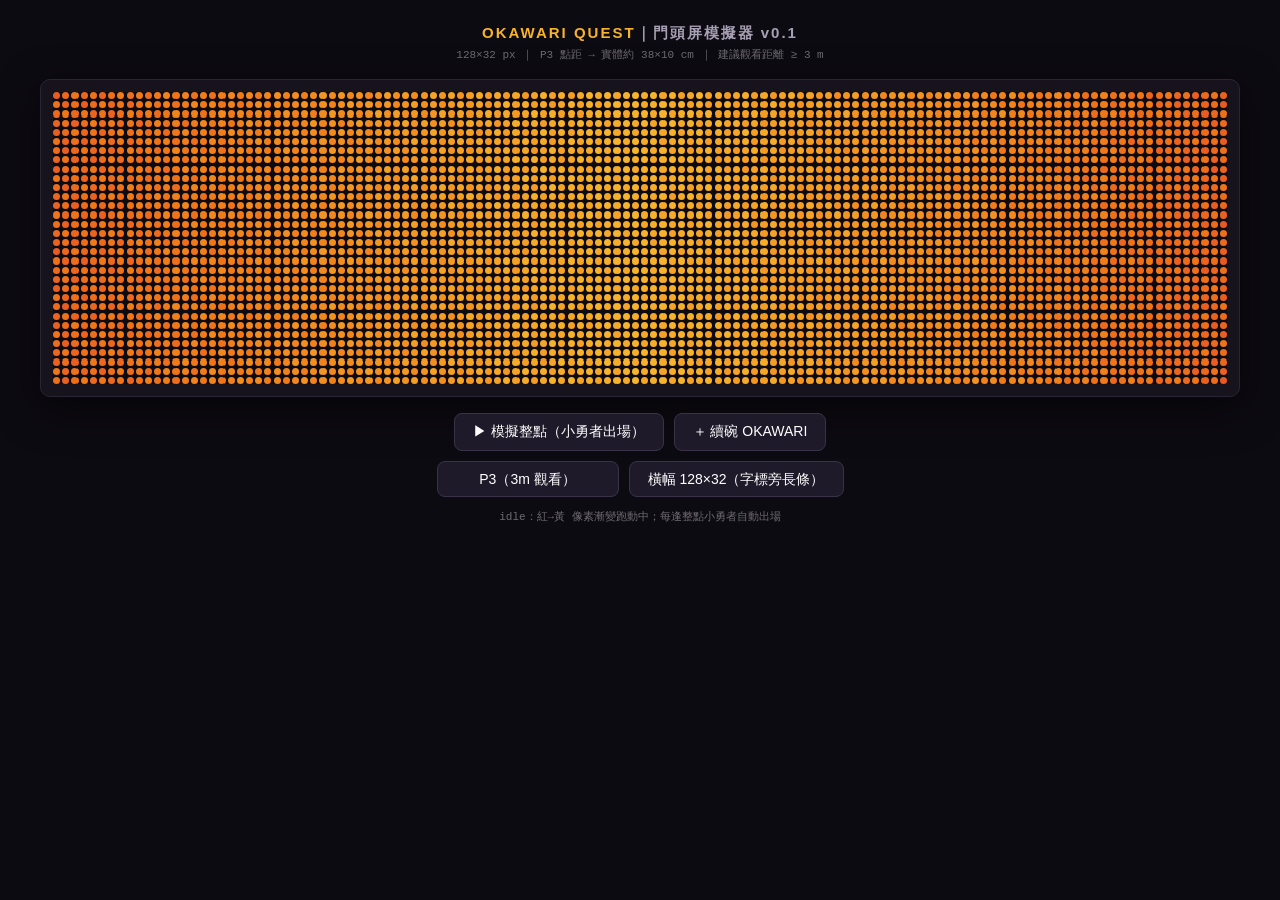
<file: OKAWARI 門頭屏模擬器 v0.1.html>
<!DOCTYPE html>
<html lang="zh-Hant">
<head>
    <meta name="robots" content="noindex, nofollow">
<meta charset="UTF-8">
<meta name="viewport" content="width=device-width, initial-scale=1, viewport-fit=cover">
<title>OKAWARI 門頭屏模擬器 v0.1</title>
<style>
  *{box-sizing:border-box}
  body{background:#0d0b12;color:#d8d3e0;font-family:"Microsoft JhengHei",sans-serif;
       display:flex;flex-direction:column;align-items:center;padding:24px 14px;margin:0;
       min-height:100dvh;-webkit-tap-highlight-color:transparent}
  h1{font-size:15px;letter-spacing:2px;color:#a79fb3;font-weight:600;margin:0 0 4px;text-align:center}
  h1 b{color:#f7b32b}
  #meta{font-size:11px;color:#6e6a72;margin-bottom:14px;font-family:"Courier New",monospace;
        text-align:center;line-height:1.6;padding:0 4px}
  #frame{background:#16131c;padding:12px;border-radius:10px;border:1px solid #2a2535;
         box-shadow:0 12px 40px rgba(0,0,0,.6);width:100%;max-width:1200px}
  canvas{display:block;image-rendering:pixelated;width:100%;height:auto}
  #ui{margin-top:16px;display:flex;gap:10px;flex-wrap:wrap;justify-content:center;align-items:center;
      width:100%;max-width:480px}
  button,select{background:#1f1a2a;color:#fff;border:1px solid #3a3348;border-radius:8px;
         padding:14px 16px;font-size:16px;font-family:inherit;cursor:pointer;
         touch-action:manipulation;flex:1 1 100%}
  button:active{border-color:#f7b32b;color:#f7b32b;background:#2a2438}
  @media(hover:hover){button:hover{border-color:#f7b32b;color:#f7b32b}}
  select{appearance:none;-webkit-appearance:none;text-align:center;text-align-last:center}
  @media(min-width:640px){
    button,select{flex:0 1 auto;padding:9px 18px;font-size:14px}
  }
  #log{margin-top:12px;font-size:11px;color:#6e6a72;font-family:"Courier New",monospace;
       min-height:16px;text-align:center;padding:0 4px}
</style>
</head>
<body>
<h1><b>OKAWARI QUEST</b>｜門頭屏模擬器 v0.1</h1>
<div id="meta"></div>
<div id="frame"><canvas id="led"></canvas></div>
<div id="ui">
  <button onclick="triggerHero()">▶ 模擬整點（小勇者出場）</button>
  <button onclick="okawari()">＋ 續碗 OKAWARI</button>
  <select id="pitch" onchange="updateMeta()">
    <option value="2.5">P2.5（近看細緻）</option>
    <option value="3" selected>P3（3m 觀看）</option>
    <option value="4">P4（4m 觀看）</option>
    <option value="5">P5（美食街走道距離）</option>
  </select>
  <select id="grid" onchange="setGrid(this.value)">
    <option value="128x32" selected>橫幅 128×32（字標旁長條）</option>
    <option value="64x64">方屏 64×64（電子雞窗）</option>
  </select>
</div>
<div id="log">idle：紅→黃 像素漸變跑動中；每逢整點小勇者自動出場</div>

<script>
/* ================= 基本參數 ================= */
let COLS=128, ROWS=32;
const CELL=7, GAP=2;              // 螢幕上每顆 LED 的大小與間距
const cv=document.getElementById('led'), ctx=cv.getContext('2d');

/* 品牌色 */
const RED=[226,58,46], ORG=[240,120,24], YEL=[247,179,43];
const lerp=(a,b,t)=>a.map((v,i)=>v+(b[i]-v)*t);
const rgb=c=>`rgb(${c[0]|0},${c[1]|0},${c[2]|0})`;

/* ================= 小勇者 sprite（12×12，兩幀走路） ================= */
const SPR_A=[
"....KKKK....","..KKWWWWKK..",".KWWWWWWWWK.",".KWWWWWWWWK.","KRRRRRRRRRRK",
".KWWKWWKWWK.",".KWWWWWWWWK.",".KWWWKKWWWK.","..KKWWWWKK..","...KOOOOK...",
"..KOOOOOOK..","...KK..KK..."];
const SPR_B=SPR_A.slice(0,11).concat(["..KK....KK.."]);
const SPC={K:[26,23,33],W:[255,253,246],R:RED,O:ORG};

/* ================= 像素文字（用離屏 canvas 轉點陣） ================= */
function textGrid(str,px){
  const oc=document.createElement('canvas'); const o=oc.getContext('2d');
  o.font=`bold ${px}px "Courier New",monospace`;
  const w=Math.ceil(o.measureText(str).width), h=px+2;
  oc.width=w; oc.height=h;
  o.font=`bold ${px}px "Courier New",monospace`;
  o.fillStyle='#fff'; o.textBaseline='top'; o.fillText(str,0,0);
  const d=o.getImageData(0,0,w,h).data, g=[];
  for(let y=0;y<h;y++){const row=[];for(let x=0;x<w;x++)row.push(d[(y*w+x)*4+3]>110?1:0);g.push(row);}
  return g;
}

/* ================= 狀態機 ================= */
let mode='idle', off=0, frame=0;
let hero={x:0,t:0}, count=0, countT=0, lastHour=new Date().getHours();

function setGrid(v){[COLS,ROWS]=v.split('x').map(Number); init();}
function updateMeta(){
  const p=parseFloat(document.getElementById('pitch').value);
  document.getElementById('meta').textContent=
    `${COLS}×${ROWS} px ｜ P${p} 點距 → 實體約 ${(COLS*p/10).toFixed(0)}×${(ROWS*p/10).toFixed(0)} cm ｜ 建議觀看距離 ≥ ${p} m`;
}
function init(){
  cv.width=COLS*(CELL+GAP)-GAP; cv.height=ROWS*(CELL+GAP)-GAP; updateMeta();
}
function triggerHero(){ if(mode!=='hero'){mode='hero'; hero={x:-14,t:0};
  log('EVENT：整點報時——小勇者出場！');} }
function okawari(){ count++; mode='count'; countT=0; log(`OKAWARI +1 ── 本日 Lv.${count}`); }
function log(m){ document.getElementById('log').textContent=m; }

/* ================= 畫一顆 LED ================= */
function dot(x,y,c){
  ctx.fillStyle=rgb(c);
  const px=x*(CELL+GAP), py=y*(CELL+GAP);
  ctx.beginPath(); ctx.arc(px+CELL/2,py+CELL/2,CELL/2,0,7); ctx.fill();
}

/* ================= 漸變底色（紅→黃 來回循環＋抖動顆粒） ================= */
function gradientAt(x,y,dim){
  const PERIOD=COLS*1.6;
  let pos=((x+off)%PERIOD)/PERIOD;
  let t=pos<0.5?pos*2:(1-pos)*2;                     // 三角波：紅→黃→紅 無縫循環
  t+=(((x*7+y*13)%17)/17-0.5)*0.22;                  // ordered dither 顆粒
  t=Math.max(0,Math.min(1,t));
  let c=t<0.5?lerp(RED,ORG,t*2):lerp(ORG,YEL,(t-0.5)*2);
  if(dim) c=c.map(v=>v*0.22);
  return c;
}

/* ================= sprite 與文字繪製 ================= */
function drawSprite(spr,ox,oy,scale){
  spr.forEach((row,sy)=>{ [...row].forEach((ch,sx)=>{
    if(ch==='.')return;
    for(let dy=0;dy<scale;dy++)for(let dx=0;dx<scale;dx++){
      const x=ox+sx*scale+dx, y=oy+sy*scale+dy;
      if(x>=0&&x<COLS&&y>=0&&y<ROWS) dot(x,y,SPC[ch]);
    }});});
}
function drawText(g,ox,oy,color){
  g.forEach((row,y)=>row.forEach((v,x)=>{
    const X=ox+x,Y=oy+y;
    if(v&&X>=0&&X<COLS&&Y>=0&&Y<ROWS) dot(X,Y,color);
  }));
}

/* ================= 主迴圈 ================= */
function tick(){
  frame++;
  ctx.fillStyle='#0d0b12'; ctx.fillRect(0,0,cv.width,cv.height);

  if(mode==='idle'){
    off+=0.6;
    for(let y=0;y<ROWS;y++)for(let x=0;x<COLS;x++) dot(x,y,gradientAt(x,y,false));
  }

  if(mode==='hero'){
    off+=0.25;
    for(let y=0;y<ROWS;y++)for(let x=0;x<COLS;x++) dot(x,y,gradientAt(x,y,true)); // 底色壓暗
    const scale=ROWS>=64?3:2, sh=12*scale;
    hero.x+=0.9; hero.t++;
    drawSprite(hero.t%16<8?SPR_A:SPR_B, Math.round(hero.x), ROWS-sh, scale);
    const g=textGrid('OKAWARI!',10);
    if(hero.t%30<22) drawText(g, Math.round((COLS-g[0].length)/2), 2, YEL); // 閃爍字幕
    if(hero.x>COLS+4){ mode='idle'; log('idle：回到待機漸變'); }
  }

  if(mode==='count'){
    countT++;
    for(let y=0;y<ROWS;y++)for(let x=0;x<COLS;x++) dot(x,y,[22,19,28]); // 熄滅底
    const g=textGrid('LV.'+count, ROWS>=64?22:16);
    drawText(g, Math.round((COLS-g[0].length)/2), Math.round(ROWS*0.18), countT%14<9?YEL:[255,255,255]);
    const cells=10, filled=Math.min(cells,count%cells||cells);
    for(let i=0;i<cells;i++){
      const w=3,h=2, x0=Math.round(COLS/2-cells*(w+1)/2)+i*(w+1), y0=Math.round(ROWS*0.72);
      for(let dy=0;dy<h;dy++)for(let dx=0;dx<w;dx++)
        dot(x0+dx,y0+dy, i<filled?YEL:[60,55,72]);
    }
    if(countT>90){ mode='idle'; log('idle：回到待機漸變'); }
  }

  /* 整點自動觸發 */
  const h=new Date().getHours();
  if(h!==lastHour){ lastHour=h; triggerHero(); }

  requestAnimationFrame(tick);
}
init(); tick();
</script>
</body>
</html>
</file>
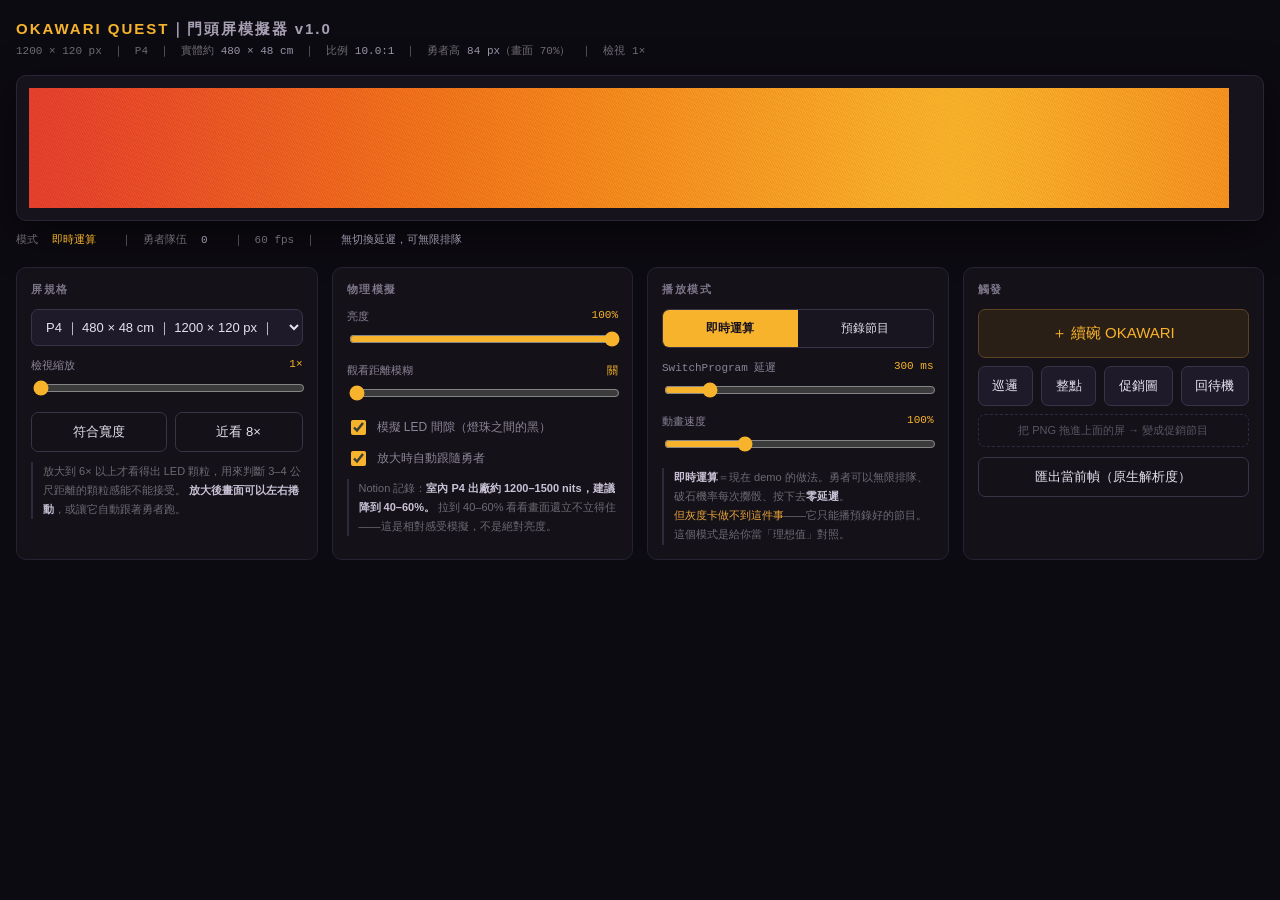
<file: OKAWARI 門頭屏模擬器 v1.0.html>
<!DOCTYPE html>
<html lang="zh-Hant">
<head>
    <meta name="robots" content="noindex, nofollow">
<meta charset="UTF-8">
<meta name="viewport" content="width=device-width,initial-scale=1,viewport-fit=cover">
<title>OKAWARI 門頭屏模擬器 v1.0</title>
<style>
  *{box-sizing:border-box}
  body{background:#0d0b12;color:#d8d3e0;font-family:"Microsoft JhengHei","PingFang TC",sans-serif;
       margin:0;padding:20px 16px 60px;-webkit-tap-highlight-color:transparent}
  .wrap{max-width:1360px;margin:0 auto}
  h1{font-size:15px;letter-spacing:2px;color:#a79fb3;font-weight:600;margin:0 0 3px}
  h1 b{color:#f7b32b}
  #meta{font-size:11px;color:#6e6a72;font-family:"Courier New",monospace;margin-bottom:14px;line-height:1.7}
  #meta em{color:#9a93a6;font-style:normal}

  #stage{background:#16131c;padding:12px;border-radius:10px;border:1px solid #2a2535;
         box-shadow:0 12px 40px rgba(0,0,0,.6);overflow:auto;
         max-height:min(46vh,380px);scrollbar-color:#3a3348 #16131c}
  #stage.drag{border-color:#f7b32b}
  #screen{position:relative;transition:filter .15s linear;background:#08070c}
  canvas{display:block;width:100%;height:100%;image-rendering:pixelated}
  #grid{position:absolute;inset:0;pointer-events:none;display:none}

  #status{display:flex;gap:14px;flex-wrap:wrap;align-items:center;margin-top:10px;
          font-size:11px;font-family:"Courier New",monospace;color:#6e6a72;min-height:18px}
  #status .now{color:#f7b32b}
  #status .sw{color:#e23a2e}
  #status .q{color:#9a93a6}

  .panels{display:grid;grid-template-columns:repeat(auto-fit,minmax(260px,1fr));gap:14px;margin-top:18px}
  .card{background:#141119;border:1px solid #262133;border-radius:10px;padding:14px}
  .card h2{font-size:11px;letter-spacing:1.5px;color:#7d7589;margin:0 0 12px;font-weight:600}

  label.row{display:block;margin-bottom:12px}
  label.row span{display:flex;justify-content:space-between;font-size:11px;color:#8b8397;margin-bottom:5px;
                 font-family:"Courier New",monospace}
  label.row span i{color:#f7b32b;font-style:normal}
  input[type=range]{width:100%;accent-color:#f7b32b;background:transparent}
  select{width:100%;background:#1f1a2a;color:#e6e1ee;border:1px solid #3a3348;border-radius:7px;
         padding:9px 10px;font-size:13px;font-family:inherit}
  .btns{display:flex;gap:8px;flex-wrap:wrap}
  button{background:#1f1a2a;color:#e6e1ee;border:1px solid #3a3348;border-radius:7px;
         padding:10px 12px;font-size:13px;font-family:inherit;cursor:pointer;flex:1 1 auto;
         touch-action:manipulation}
  button:active{border-color:#f7b32b;color:#f7b32b;background:#2a2438}
  @media(hover:hover){button:hover{border-color:#f7b32b;color:#f7b32b}}
  button.big{flex:1 1 100%;padding:14px;font-size:15px;background:#2a1f16;border-color:#5c4423;color:#f7b32b}
  button.ghost{background:transparent}

  .seg{display:flex;gap:0;border:1px solid #3a3348;border-radius:7px;overflow:hidden;margin-bottom:12px}
  .seg button{border:0;border-radius:0;flex:1;background:#181420;font-size:12px;padding:10px 6px}
  .seg button.on{background:#f7b32b;color:#1a1420;font-weight:700}

  .note{font-size:11px;line-height:1.75;color:#6e6a72;margin-top:10px;
        border-left:2px solid #2f2940;padding-left:10px}
  .note b{color:#c9c2d6;font-weight:600}
  .note .warn{color:#e8a33a}

  .chk{display:flex;align-items:center;gap:8px;font-size:12px;color:#8b8397;margin-bottom:10px;cursor:pointer}
  .chk input{accent-color:#f7b32b;width:15px;height:15px}
  #drop{font-size:11px;color:#5a5563;text-align:center;padding:8px;border:1px dashed #2f2940;
        border-radius:7px;margin-top:8px}
</style>
</head>
<body>
<div class="wrap">

<h1><b>OKAWARI QUEST</b>｜門頭屏模擬器 v1.0</h1>
<div id="meta"></div>

<div id="stage"><div id="screen"><canvas id="led"></canvas><div id="grid"></div></div></div>
<div id="status"></div>

<div class="panels">

  <!-- ============ 屏規格 ============ -->
  <div class="card">
    <h2>屏規格</h2>
    <select id="preset"></select>
    <div style="height:12px"></div>
    <label class="row"><span>檢視縮放 <i id="vZoom"></i></span>
      <input type="range" id="zoom" min="1" max="14" step="1" value="1"></label>
    <div class="btns">
      <button class="ghost" onclick="fitWidth()">符合寬度</button>
      <button class="ghost" onclick="setZoom(8)">近看 8×</button>
    </div>
    <div class="note">
      放大到 6× 以上才看得出 LED 顆粒，用來判斷 3–4 公尺距離的顆粒感能不能接受。
      <b>放大後畫面可以左右捲動</b>，或讓它自動跟著勇者跑。
    </div>
  </div>

  <!-- ============ 物理模擬 ============ -->
  <div class="card">
    <h2>物理模擬</h2>
    <label class="row"><span>亮度 <i id="vBri"></i></span>
      <input type="range" id="bri" min="25" max="100" step="5" value="100"></label>
    <label class="row"><span>觀看距離模糊 <i id="vBlur"></i></span>
      <input type="range" id="blur" min="0" max="60" step="1" value="0"></label>
    <label class="chk"><input type="checkbox" id="gaps" checked> 模擬 LED 間隙（燈珠之間的黑）</label>
    <label class="chk"><input type="checkbox" id="follow" checked> 放大時自動跟隨勇者</label>
    <div class="note">
      Notion 記錄：<b>室內 P4 出廠約 1200–1500 nits，建議降到 40–60%。</b>
      拉到 40–60% 看看畫面還立不立得住——這是相對感受模擬，不是絕對亮度。
    </div>
  </div>

  <!-- ============ 播放模式 ============ -->
  <div class="card">
    <h2>播放模式</h2>
    <div class="seg">
      <button id="mLive" class="on" onclick="setMode('live')">即時運算</button>
      <button id="mCard" onclick="setMode('card')">預錄節目</button>
    </div>
    <label class="row"><span>SwitchProgram 延遲 <i id="vLat"></i></span>
      <input type="range" id="lat" min="0" max="2000" step="50" value="300"></label>
    <label class="row"><span>動畫速度 <i id="vSpd"></i></span>
      <input type="range" id="spd" min="40" max="250" step="10" value="100"></label>
    <div class="note" id="modeNote"></div>
  </div>

  <!-- ============ 觸發 ============ -->
  <div class="card">
    <h2>觸發</h2>
    <div class="btns">
      <button class="big" onclick="trigOkawari()">＋ 續碗 OKAWARI</button>
      <button onclick="trigProgram('patrol')">巡邏</button>
      <button onclick="trigProgram('hourly')">整點</button>
      <button onclick="trigProgram('promo')">促銷圖</button>
      <button onclick="trigProgram('idle')">回待機</button>
    </div>
    <div id="drop">把 PNG 拖進上面的屏 → 變成促銷節目</div>
    <div class="btns" style="margin-top:10px">
      <button class="ghost" onclick="exportPNG()">匯出當前幀（原生解析度）</button>
    </div>
  </div>

</div>
</div>

<script>
/* ==========================================================
   OKAWARI 門頭屏模擬器 v1.0
   對應架構：灰度控制卡（HuiDu）SDK V3.1 / 節目切換模型
   ========================================================== */

/* ---------- 屏規格預設 ---------- */
const PRESETS = {
  p4_1200:{label:'P4 ｜ 480 × 48 cm ｜ 1200 × 120 px ｜ 15×3 模組', cols:1200, rows:120, pitch:4},
  p4_1280:{label:'P4 ｜ 512 × 48 cm ｜ 1280 × 120 px ｜ 16×3 模組', cols:1280, rows:120, pitch:4},
  p5_960 :{label:'P5 ｜ 480 × 48 cm ｜ 960 × 96 px ｜ 15×3 模組',  cols:960,  rows:96,  pitch:5},
  p6_832 :{label:'P6 ｜ 499 × 48 cm ｜ 832 × 80 px ｜ 52×5 模組',  cols:832,  rows:80,  pitch:6},
  demo   :{label:'現行 demo ｜ 128 × 32 px（對照用）',              cols:128,  rows:32,  pitch:4}
};

/* ---------- 品牌色 ---------- */
const RED=[226,58,46], ORG=[240,120,24], YEL=[247,179,43];
const WHT=[255,253,246], STEEL=[214,218,228], DARK=[26,23,33];

/* ---------- 小勇者 sprite ---------- */
const SPR_A=[
"....KKKK....","..KKWWWWKK..",".KWWWWWWWWK.",".KWWWWWWWWK.","KRRRRRRRRRRK",
".KWWKWWKWWK.",".KWWWWWWWWK.",".KWWWKKWWWK.","..KKWWWWKK..","...KOOOOK...",
"..KOOOOOOK..","...KK..KK..."];
const SPR_B=SPR_A.slice(0,11).concat(["..KK....KK.."]);
const SPC={K:DARK,W:WHT,R:RED,O:ORG};
const mirror=s=>s.map(r=>[...r].reverse().join(''));
const SPR_A_L=mirror(SPR_A), SPR_B_L=mirror(SPR_B);

const SWORD_READY=[[11,6,'G'],[12,6,'S'],[13,6,'S'],[14,6,'S'],[15,6,'S'],[16,6,'S']];
const SWORD_SLASH=[[11,7,'G'],[12,8,'S'],[13,9,'S'],[14,10,'S'],[15,11,'S']];
const SWC={S:STEEL,G:YEL};

const STONE=["..SSSS..",".SSSSDS.","SSWSSSDS","SSSSDSSS",".SDSSSS.","..SSSS.."];
const STC={S:[148,150,160],D:[92,94,104],W:[205,208,218]};

/* ---------- DOM ---------- */
const cv=document.getElementById('led'), ctx=cv.getContext('2d',{alpha:false});
const stage=document.getElementById('stage');
const screenEl=document.getElementById('screen');
const gridEl=document.getElementById('grid');
const $=id=>document.getElementById(id);

/* ---------- 狀態 ---------- */
let COLS,ROWS,PITCH,SCALE,SH,STONE_H,PERIOD;
let off=0, frame=0, zoom=1, promoBuf=null;
let mode='live';
let runners=[];                       // 即時運算模式的勇者隊伍
let prog='idle', pending=null, queue=0, dropped=0;   // 預錄節目模式
let clip=null;                        // 目前一次性節目的播放狀態
let txtGrid=null;
let fps=0, fpsT=performance.now(), fpsN=0;

let imgData=null, D=null, dither=null, baseCol=null;
let RAMP=new Uint8Array(256*3), RAMP_DIM=new Uint8Array(256*3);

/* ---------- 色階查表 ---------- */
(function buildRamp(){
  for(let i=0;i<256;i++){
    const t=i/255;
    let c;
    if(t<0.5){const u=t*2; c=[RED[0]+(ORG[0]-RED[0])*u, RED[1]+(ORG[1]-RED[1])*u, RED[2]+(ORG[2]-RED[2])*u];}
    else     {const u=(t-0.5)*2; c=[ORG[0]+(YEL[0]-ORG[0])*u, ORG[1]+(YEL[1]-ORG[1])*u, ORG[2]+(YEL[2]-ORG[2])*u];}
    RAMP[i*3]=c[0]; RAMP[i*3+1]=c[1]; RAMP[i*3+2]=c[2];
    RAMP_DIM[i*3]=c[0]*0.38; RAMP_DIM[i*3+1]=c[1]*0.38; RAMP_DIM[i*3+2]=c[2]*0.38;
  }
})();

/* ---------- 建立畫布 ---------- */
function setupScreen(key){
  const p=PRESETS[key];
  COLS=p.cols; ROWS=p.rows; PITCH=p.pitch;
  SCALE=Math.max(1, Math.round(ROWS*0.72/12));
  SH=12*SCALE; STONE_H=6*SCALE; PERIOD=COLS*1.6;

  cv.width=COLS; cv.height=ROWS;
  imgData=ctx.createImageData(COLS,ROWS);
  D=imgData.data;
  for(let i=3;i<D.length;i+=4) D[i]=255;

  dither=new Float32Array(COLS*ROWS);
  for(let y=0;y<ROWS;y++) for(let x=0;x<COLS;x++)
    dither[y*COLS+x]=(((x*7+y*13)%17)/17-0.5)*0.22;
  baseCol=new Float32Array(COLS);

  txtGrid=makeText('おかわり おめでとう!', Math.max(7, Math.round(ROWS*0.26)));
  promoBuf=null;
  runners=[]; clip=null; prog='idle'; pending=null; queue=0; dropped=0;
  fitWidth();
  updateMeta();
}

/* ---------- 文字點陣 ---------- */
function makeText(str,px){
  const oc=document.createElement('canvas'), o=oc.getContext('2d');
  const font=`bold ${px}px "MS Gothic","Noto Sans Mono CJK TC","Courier New",monospace`;
  o.font=font;
  let w=Math.ceil(o.measureText(str).width)||10, h=px+4;
  oc.width=w; oc.height=h; o.font=font;
  o.fillStyle='#fff'; o.textBaseline='top'; o.fillText(str,0,0);
  const d=o.getImageData(0,0,w,h).data, g=[];
  for(let y=0;y<h;y++){const row=[];for(let x=0;x<w;x++)row.push(d[(y*w+x)*4+3]>110?1:0);g.push(row);}
  return g;
}

/* ---------- 畫素工具（寫進 buffer） ---------- */
function px(x,y,c){
  if(x<0||x>=COLS||y<0||y>=ROWS) return;
  const i=(y*COLS+x)*4; D[i]=c[0]; D[i+1]=c[1]; D[i+2]=c[2];
}
function fillRect(x0,y0,w,h,c){
  const xa=Math.max(0,x0), xb=Math.min(COLS,x0+w);
  const ya=Math.max(0,y0), yb=Math.min(ROWS,y0+h);
  for(let y=ya;y<yb;y++){
    let i=(y*COLS+xa)*4;
    for(let x=xa;x<xb;x++){ D[i]=c[0]; D[i+1]=c[1]; D[i+2]=c[2]; i+=4; }
  }
}
function blit(spr,ox,oy,pal){
  const P=pal||SPC, s=SCALE;
  for(let sy=0;sy<spr.length;sy++){
    const row=spr[sy];
    for(let sx=0;sx<row.length;sx++){
      const ch=row[sx]; if(ch==='.') continue;
      fillRect(ox+sx*s, oy+sy*s, s, s, P[ch]);
    }
  }
}
function blitCells(cells,ox,oy,dir){
  const s=SCALE;
  for(const [cx,cy,ch] of cells){
    const sx = dir<0 ? (11-cx) : cx;
    fillRect(ox+sx*s, oy+cy*s, s, s, SWC[ch]);
  }
}
function drawText(g,ox,oy,c){
  for(let y=0;y<g.length;y++){
    const row=g[y];
    for(let x=0;x<row.length;x++) if(row[x]) px(ox+x, oy+y, c);
  }
}
function burst(cx,cy,r,c){
  const n=Math.max(10, r*3|0);
  for(let i=0;i<n;i++){
    const a=i/n*Math.PI*2;
    px(Math.round(cx+Math.cos(a)*r), Math.round(cy+Math.sin(a)*r*0.6), c);
  }
}

/* ---------- 底層漸變 ---------- */
function gradient(dim){
  const R = dim?RAMP_DIM:RAMP;
  for(let x=0;x<COLS;x++){
    let pos=((x+off)%PERIOD)/PERIOD;
    baseCol[x]= pos<0.5 ? pos*2 : (1-pos)*2;
  }
  let i=0, k=0;
  for(let y=0;y<ROWS;y++){
    for(let x=0;x<COLS;x++){
      let t=baseCol[x]+dither[k++];
      t = t<0?0 : t>1?1 : t;
      const j=(t*255)|0, j3=j*3;
      D[i]=R[j3]; D[i+1]=R[j3+1]; D[i+2]=R[j3+2]; i+=4;
    }
  }
}

/* ---------- 速度 ---------- */
function spdMul(){ return $('spd').value/100; }
function runSpeed(){ return COLS/300 * spdMul(); }
function patrolSpeed(){ return COLS/620 * spdMul(); }

/* ==========================================================
   即時運算模式（現在 demo 的行為）
   ========================================================== */
function liveOkawari(){
  const hit=Math.random()<0.6;
  let startX=-16*SCALE;
  if(runners.length) startX=Math.min(startX, runners[runners.length-1].x - 26*SCALE);
  const stoneX = hit ? Math.round(COLS*(0.35+Math.random()*0.35)) : -999;
  runners.push({x:startX,t:0,stoneX,state:'run',aT:0,debris:null});
}
function drawRunner(r){
  const hx=Math.round(r.x), hy=ROWS-SH, sp=runSpeed();
  if(r.state==='run'){
    r.x+=sp; r.t++;
    if(r.stoneX>=0) blit(STONE, r.stoneX, ROWS-STONE_H, STC);
    blit(r.t%16<8?SPR_A:SPR_B, hx, hy);
    blitCells(SWORD_READY, hx, hy, 1);
    if(r.stoneX>=0 && r.x+17*SCALE>=r.stoneX){ r.state='strike'; r.aT=0; }
  } else if(r.state==='strike'){
    r.aT++;
    blit(STONE, r.stoneX, ROWS-STONE_H, STC);
    blit(SPR_A, hx, hy);
    const slash=(r.aT%14)>=7;
    blitCells(slash?SWORD_SLASH:SWORD_READY, hx, hy, 1);
    if(slash) burst(r.stoneX+4*SCALE, ROWS-STONE_H+2*SCALE, 3*SCALE, WHT);
    if(r.aT>=28){
      r.state='burst'; r.aT=0; r.debris=[];
      for(let i=0;i<14;i++) r.debris.push({
        x:r.stoneX+4*SCALE, y:ROWS-4*SCALE,
        vx:(-1+Math.random()*2.4)*SCALE*0.6, vy:(-2.2+Math.random()*1.2)*SCALE*0.6});
    }
  } else {
    r.aT++;
    const bx=r.stoneX+4*SCALE, by=ROWS-6*SCALE;
    blit(SPR_A, hx, hy);
    blitCells(SWORD_SLASH, hx, hy, 1);
    const ph=r.aT%18;
    burst(bx,by,(2+ph*0.9)*SCALE*0.7, YEL);
    if(ph>4) burst(bx,by, ph*0.7*SCALE*0.7, WHT);
    for(const d of r.debris){ d.x+=d.vx; d.y+=d.vy; d.vy+=0.09*SCALE; px(Math.round(d.x),Math.round(d.y),STC.S); }
    const tw=txtGrid[0].length, ty=Math.max(1, Math.round(ROWS*0.10));
    if(r.aT%14<10) drawText(txtGrid, Math.round((COLS-tw)/2), ty, YEL);
    if(r.aT>84){ r.state='run'; r.stoneX=-999; }
  }
}

/* ==========================================================
   預錄節目模式（灰度卡實際能做的）
   ========================================================== */
function startClip(kind){
  if(kind==='patrol'){
    clip={kind, x:-14*SCALE, t:0, dir:1};
  } else if(kind==='okawari'){
    clip={kind, x:-16*SCALE, t:0, stoneX:Math.round(COLS*0.55), state:'run', aT:0, debris:null};
  } else if(kind==='hourly'){
    clip={kind, x:-14*SCALE, t:0, dir:1};
  } else clip=null;
}
function drawClip(){
  if(!clip) return true;
  const hy=ROWS-SH;
  if(clip.kind==='patrol' || clip.kind==='hourly'){
    clip.x+=patrolSpeed()*(clip.kind==='hourly'?1.4:1); clip.t++;
    const walk=clip.t%20<10;
    blit(walk?SPR_A:SPR_B, Math.round(clip.x), hy);
    blitCells(SWORD_READY, Math.round(clip.x), hy, 1);
    if(clip.kind==='hourly'){
      const tw=txtGrid[0].length, ty=Math.max(1, Math.round(ROWS*0.10));
      if(clip.t%20<14) drawText(txtGrid, Math.round((COLS-tw)/2), ty, YEL);
    }
    return clip.x > COLS+4*SCALE;
  }
  if(clip.kind==='okawari'){
    const r=clip, hx=Math.round(r.x);
    drawRunner(r);
    return r.x > COLS+4*SCALE;
  }
  return true;
}
function requestSwitch(to){
  const lat=+$('lat').value;
  pending={to, at:performance.now()+lat};
}

/* ---------- 觸發 ---------- */
function trigOkawari(){
  if(mode==='live'){ liveOkawari(); return; }
  if(prog==='okawari' || (pending&&pending.to==='okawari')){ queue++; dropped++; return; }
  requestSwitch('okawari');
}
function trigProgram(k){
  if(mode==='live'){
    if(k==='patrol'||k==='hourly'){ liveOkawari(); }
    return;
  }
  requestSwitch(k);
}

/* ==========================================================
   主迴圈
   ========================================================== */
function tick(){
  frame++;
  const busy = mode==='live' ? runners.length>0
             : (prog==='okawari');
  off += busy?0.25:0.6;

  if(mode==='card' && prog==='promo' && promoBuf){
    D.set(promoBuf);
  } else {
    gradient(busy);
  }

  if(mode==='live'){
    for(const r of runners) drawRunner(r);
    runners=runners.filter(r=>r.x<=COLS+6*SCALE);
  } else {
    /* 延遲結算 */
    if(pending && performance.now()>=pending.at){
      prog=pending.to; pending=null;
      if(prog==='okawari'||prog==='patrol'||prog==='hourly') startClip(prog);
      else clip=null;
    }
    if(clip){
      const done=drawClip();
      if(done){
        clip=null;
        if(prog==='okawari' && queue>0){ queue--; startClip('okawari'); }
        else requestSwitch('idle');
      }
    }
  }

  ctx.putImageData(imgData,0,0);

  /* 放大時自動跟隨主角 */
  if(zoom>=4 && $('follow').checked){
    let fx=null;
    if(mode==='live' && runners.length) fx=runners[0].x;
    else if(clip) fx=clip.x;
    if(fx!==null){
      const want=fx*zoom - stage.clientWidth/2;
      stage.scrollLeft += (want-stage.scrollLeft)*0.18;
    }
  }

  /* FPS */
  fpsN++;
  const now=performance.now();
  if(now-fpsT>500){ fps=Math.round(fpsN*1000/(now-fpsT)); fpsN=0; fpsT=now; renderStatus(); }

  requestAnimationFrame(tick);
}

/* ==========================================================
   顯示控制
   ========================================================== */
function applyGrid(){
  const on = zoom>=4 && $('gaps').checked;
  gridEl.style.display = on ? 'block' : 'none';
  if(!on) return;
  gridEl.style.backgroundImage =
    'radial-gradient(circle at 50% 50%, rgba(0,0,0,0) 0 38%, #08070c 44% 100%)';
  gridEl.style.backgroundSize = zoom+'px '+zoom+'px';
}
function setZoom(z){
  zoom=Math.max(1,Math.min(14,Math.round(z)));
  $('zoom').value=zoom;
  screenEl.style.width =(COLS*zoom)+'px';
  screenEl.style.height=(ROWS*zoom)+'px';
  applyGrid();
  applyFilter();
  $('vZoom').textContent=zoom+'×';
  updateMeta();
  requestAnimationFrame(()=>{ stage.scrollTop = Math.max(0, screenEl.offsetHeight - stage.clientHeight + 24); });
}
function fitWidth(){
  const w=stage.clientWidth-24;
  setZoom(Math.max(1, Math.floor(w/COLS)) );
  if(COLS*zoom < w*0.6){ /* 小屏時允許放大 */ setZoom(Math.floor(w/COLS)); }
}
function applyFilter(){
  const b=$('bri').value/100;
  const bl=($('blur').value/10)*(zoom/4);
  screenEl.style.filter=`brightness(${b}) blur(${bl.toFixed(2)}px)`;
  $('vBri').textContent=$('bri').value+'%';
  $('vBlur').textContent=$('blur').value==0?'關':($('blur').value/10).toFixed(1);
}
function updateMeta(){
  const key=$('preset').value, p=PRESETS[key];
  const wcm=(COLS*PITCH/10).toFixed(0), hcm=(ROWS*PITCH/10).toFixed(0);
  $('meta').innerHTML =
    `${COLS} × ${ROWS} px　｜　P${PITCH}　｜　實體約 <em>${wcm} × ${hcm} cm</em>　`+
    `｜　比例 <em>${(COLS/ROWS).toFixed(1)}:1</em>　｜　勇者高 <em>${SH} px</em>（畫面 ${(SH/ROWS*100).toFixed(0)}%）`+
    `　｜　檢視 ${zoom}×`;
}
function renderStatus(){
  const s=$('status');
  if(mode==='live'){
    s.innerHTML=`模式 <span class="now">即時運算</span>　｜　勇者隊伍 <span class="q">${runners.length}</span>`+
                `　｜　${fps} fps　｜　<span class="q">無切換延遲，可無限排隊</span>`;
  } else {
    const swTxt = pending
      ? `<span class="sw">SwitchProgram → ${pending.to.toUpperCase()} 等待中…</span>`
      : `<span class="q">待命</span>`;
    s.innerHTML=`模式 <span class="now">預錄節目</span>　｜　現正播放 <span class="now">${prog.toUpperCase()}</span>`+
                `　｜　${swTxt}　｜　排隊 ${queue}　｜　<span class="sw">播放中被擋掉 ${dropped}</span>　｜　${fps} fps`;
  }
}
function setMode(m){
  mode=m;
  $('mLive').classList.toggle('on', m==='live');
  $('mCard').classList.toggle('on', m==='card');
  runners=[]; clip=null; prog='idle'; pending=null; queue=0; dropped=0;
  $('modeNote').innerHTML = m==='live'
    ? `<b>即時運算</b>＝現在 demo 的做法。勇者可以無限排隊、破石機率每次擲骰、按下去<b>零延遲</b>。<br>
       <span class="warn">但灰度卡做不到這件事</span>——它只能播預錄好的節目。這個模式是給你當「理想值」對照。`
    : `<b>預錄節目</b>＝灰度卡實際能做的。每個事件是一段錄好的影片，用 SwitchProgram 切過去。<br>
       <span class="warn">代價一：有切換延遲</span>（拉左邊的滑桿感受一下 300ms / 800ms / 1500ms 的差別）。<br>
       <span class="warn">代價二：播放中再按會被擋掉</span>（看上方的計數），沒辦法像即時運算那樣排隊。`;
  renderStatus();
}

/* ---------- 匯出 ---------- */
function exportPNG(){
  const a=document.createElement('a');
  a.download=`okawari_${COLS}x${ROWS}_${Date.now()}.png`;
  a.href=cv.toDataURL('image/png');
  a.click();
}

/* ---------- 拖放促銷圖 ---------- */
stage.addEventListener('dragover',e=>{e.preventDefault(); stage.classList.add('drag');});
stage.addEventListener('dragleave',()=>stage.classList.remove('drag'));
stage.addEventListener('drop',e=>{
  e.preventDefault(); stage.classList.remove('drag');
  const f=e.dataTransfer.files[0]; if(!f||!f.type.startsWith('image')) return;
  const img=new Image();
  img.onload=()=>{
    const t=document.createElement('canvas'); t.width=COLS; t.height=ROWS;
    const c=t.getContext('2d'); c.imageSmoothingEnabled=false;
    c.fillStyle='#000'; c.fillRect(0,0,COLS,ROWS);
    const sc=Math.min(COLS/img.width, ROWS/img.height);
    const w=img.width*sc, h=img.height*sc;
    c.drawImage(img,(COLS-w)/2,(ROWS-h)/2,w,h);
    promoBuf=new Uint8ClampedArray(c.getImageData(0,0,COLS,ROWS).data);
    setMode('card'); requestSwitch('promo');
  };
  img.src=URL.createObjectURL(f);
});

/* ---------- 綁定 ---------- */
(function init(){
  const sel=$('preset');
  for(const k in PRESETS){
    const o=document.createElement('option');
    o.value=k; o.textContent=PRESETS[k].label; sel.appendChild(o);
  }
  sel.value='p4_1200';
  sel.onchange=()=>{ setupScreen(sel.value); setMode(mode); };

  $('zoom').oninput=e=>setZoom(+e.target.value);
  $('bri').oninput=applyFilter;
  $('blur').oninput=applyFilter;
  $('gaps').onchange=applyGrid;
  $('lat').oninput=e=>$('vLat').textContent=e.target.value+' ms';
  $('spd').oninput=e=>$('vSpd').textContent=e.target.value+'%';
  $('vLat').textContent=$('lat').value+' ms';
  $('vSpd').textContent=$('spd').value+'%';

  window.addEventListener('resize',()=>{ /* 保持使用者的 zoom */ updateMeta(); });
  window.addEventListener('keydown',e=>{ if(e.code==='Space'){ e.preventDefault(); trigOkawari(); }});

  setupScreen('p4_1200');
  applyFilter();
  setMode('live');
  tick();
})();
</script>
</body>
</html>
</file>
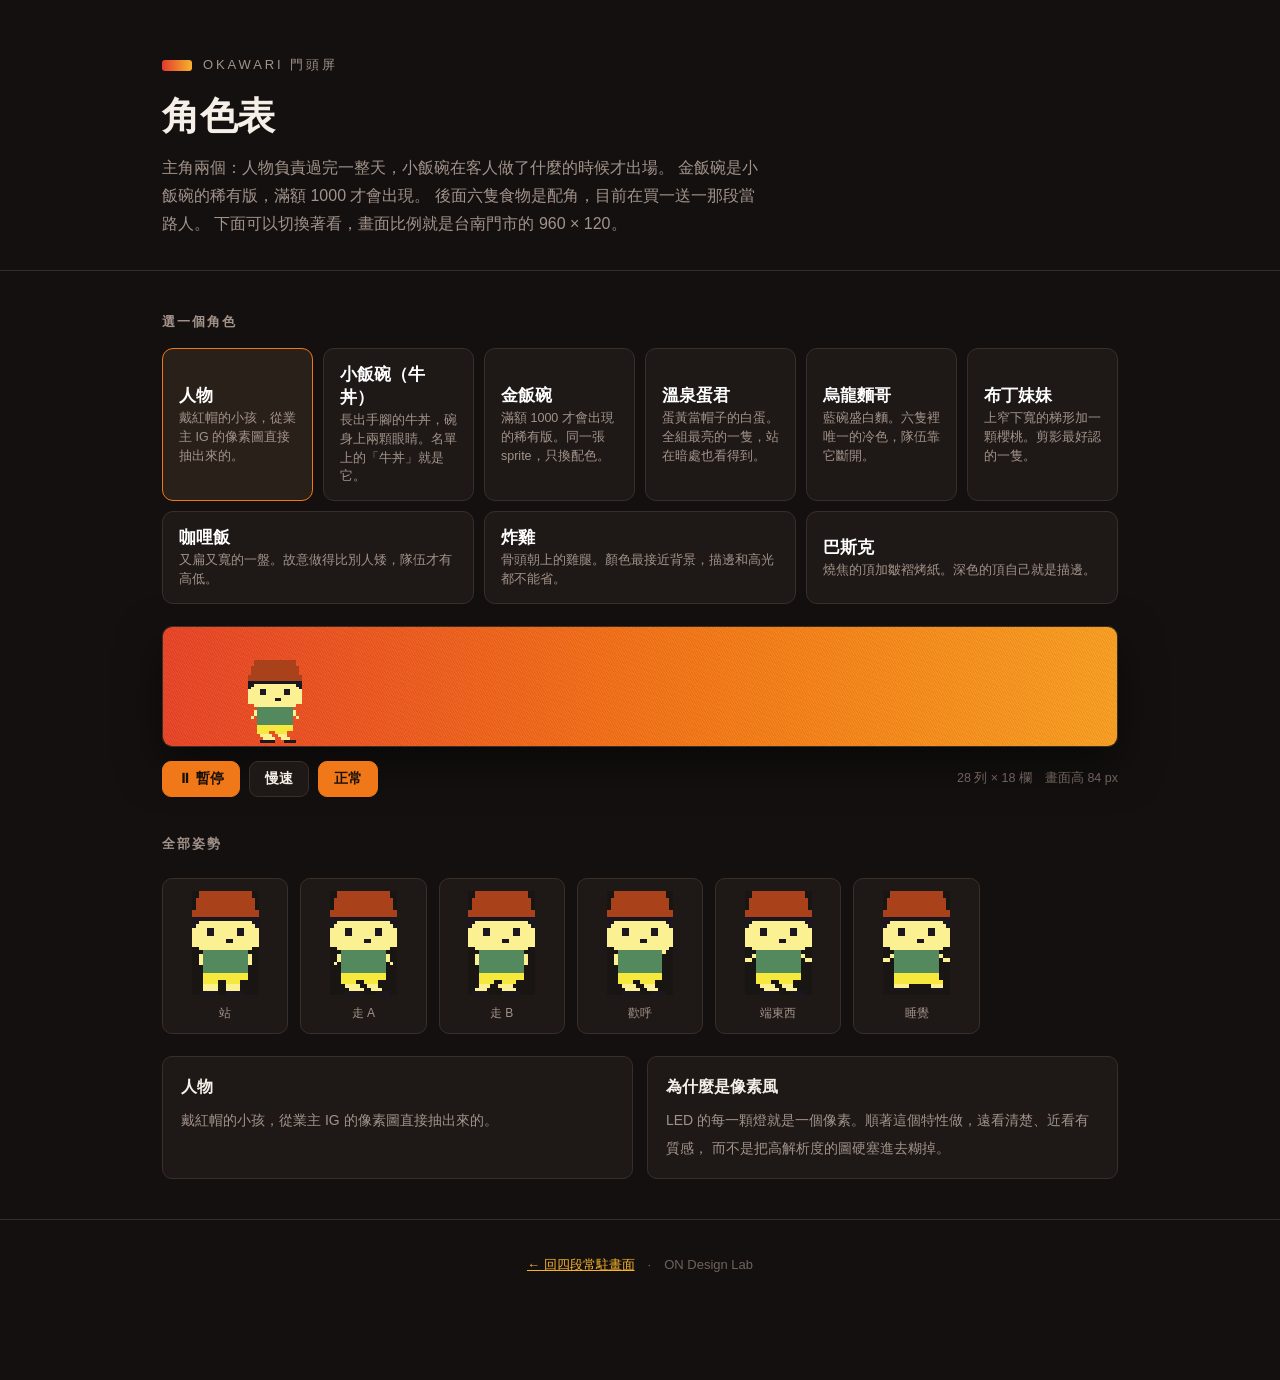
<file: docs/characters.html>
<!doctype html>
<html lang="zh-Hant">
<head>
    <meta name="robots" content="noindex, nofollow">
<meta charset="utf-8">
<meta name="viewport" content="width=device-width,initial-scale=1">
<meta name="color-scheme" content="dark">
<title>OKAWARI 門頭屏 · 角色</title>
<link rel="icon" href="data:image/svg+xml,<svg xmlns='http://www.w3.org/2000/svg' viewBox='0 0 32 32'><rect width='32' height='32' rx='6' fill='%23e23a2e'/><rect x='5' y='12' width='22' height='8' rx='2' fill='%23f7b32b'/></svg>">
<style>
*{box-sizing:border-box;margin:0;padding:0}
:root{--bg:#141010;--panel:#1e1816;--line:#3a2e28;--ink:#f6efe8;
      --dim:#a2938a;--dim2:#6f625b;--red:#e23a2e;--org:#f07818;--yel:#f7b32b}
body{background:var(--bg);color:var(--ink);
  font:16px/1.75 -apple-system,BlinkMacSystemFont,"Segoe UI","Noto Sans TC","PingFang TC","Microsoft JhengHei",sans-serif;
  -webkit-font-smoothing:antialiased;padding-bottom:70px}
.wrap{max-width:1000px;margin:0 auto;padding:0 22px}
a{color:var(--yel)}

header{padding:52px 0 32px;border-bottom:1px solid var(--line)}
.brand{display:inline-flex;align-items:center;gap:11px;font-size:13px;
  letter-spacing:.22em;color:var(--dim);text-transform:uppercase;margin-bottom:16px}
.brand i{width:30px;height:11px;border-radius:3px;display:block;
  background:linear-gradient(90deg,var(--red),var(--yel))}
h1{font-size:clamp(26px,4.6vw,38px);font-weight:800;letter-spacing:-.01em;line-height:1.25}
.lede{color:var(--dim);margin-top:14px;max-width:600px}

section{padding:40px 0}
h2{font-size:13px;letter-spacing:.16em;color:var(--dim);
  text-transform:uppercase;margin-bottom:14px;font-weight:600}

/* ---------------------------------------------------------- 切換 */
.tabs{display:flex;gap:10px;flex-wrap:wrap;margin-bottom:22px}
.tab{flex:1;min-width:150px;text-align:left;cursor:pointer;
  background:var(--panel);border:1px solid var(--line);border-radius:11px;
  padding:14px 16px;transition:border-color .15s,background .15s}
.tab:hover{background:#241d1a}
.tab.on{border-color:var(--org);background:#2a201a}
.tab b{display:block;font-size:17px;margin-bottom:2px}
.tab span{font-size:12.5px;color:var(--dim);line-height:1.5;display:block}

/* ---------------------------------------------------------- 屏 */
.screen{border:1px solid var(--line);border-radius:10px;overflow:hidden;
  background:#000;box-shadow:0 18px 44px #0008}
.screen canvas{display:block;width:100%;height:auto;image-rendering:pixelated}
.bar{display:flex;flex-wrap:wrap;gap:9px;align-items:center;margin-top:14px}
.btn{cursor:pointer;background:var(--panel);border:1px solid var(--line);
  color:var(--ink);border-radius:9px;padding:8px 15px;font-size:14px;
  font-weight:600;transition:background .15s}
.btn:hover{background:#2c2320}
.btn.on{background:var(--org);border-color:var(--org);color:#1a1008}
.spacer{flex:1}
.hint{color:var(--dim2);font-size:12.5px;font-variant-numeric:tabular-nums}

/* ---------------------------------------------------------- 姿勢表 */
.poses{display:grid;grid-template-columns:repeat(auto-fill,minmax(122px,1fr));
  gap:12px;margin-top:22px}
.pose{background:var(--panel);border:1px solid var(--line);border-radius:10px;
  padding:12px 8px 9px;text-align:center}
.pose canvas{display:block;margin:0 auto;image-rendering:pixelated;height:104px;width:auto}
.pose span{display:block;margin-top:8px;font-size:12px;color:var(--dim)}

.side{display:grid;grid-template-columns:1fr 1fr;gap:14px;margin-top:22px}
@media(max-width:620px){.side{grid-template-columns:1fr}}
.card{background:var(--panel);border:1px solid var(--line);border-radius:10px;padding:16px 18px}
.card b{display:block;margin-bottom:5px}
.card span{color:var(--dim);font-size:14px}
footer{padding:34px 0;text-align:center;color:var(--dim2);font-size:13px;
  border-top:1px solid var(--line)}
</style>
</head>
<body>

<header><div class="wrap">
  <div class="brand"><i></i>OKAWARI 門頭屏</div>
  <h1>角色表</h1>
  <p class="lede">
    主角兩個：人物負責過完一整天，小飯碗在客人做了什麼的時候才出場。
    金飯碗是小飯碗的稀有版，滿額 1000 才會出現。
    後面六隻食物是配角，目前在買一送一那段當路人。
    下面可以切換著看，畫面比例就是台南門市的 960 × 120。
  </p>
</div></header>

<section><div class="wrap">
  <h2>選一個角色</h2>
  <div class="tabs" id="tabs"></div>

  <div class="screen"><canvas id="stage" width="960" height="120"></canvas></div>
  <div class="bar">
    <button class="btn on" id="playbtn" onclick="toggle()">⏸ 暫停</button>
    <button class="btn" onclick="setSpeed(0.5)">慢速</button>
    <button class="btn on" id="sp1" onclick="setSpeed(1)">正常</button>
    <span class="spacer"></span>
    <span class="hint" id="info">—</span>
  </div>

  <h2 style="margin-top:36px">全部姿勢</h2>
  <div class="poses" id="poses"></div>

  <div class="side">
    <div class="card"><b id="c1">—</b><span id="c1d">—</span></div>
    <div class="card"><b>為什麼是像素風</b><span>
      LED 的每一顆燈就是一個像素。順著這個特性做，遠看清楚、近看有質感，
      而不是把高解析度的圖硬塞進去糊掉。</span></div>
  </div>
</div></section>

<footer><div class="wrap">
  <a href="preview.html">← 回四段常駐畫面</a>　·　ON Design Lab
</div></footer>

<script>
/* ==================================================================
   角色檢視器

   sprite 資料是從後台的 Python 直接匯出來的（preview/sprites.json），
   跟編影片用的是同一份，所以這裡看到的就是上屏會長的樣子。
   背景漸層也照 artwork.py 的公式重算，不是貼圖。
   ================================================================== */
const $ = id => document.getElementById(id);

/* 品牌漸層：紅 → 橘 → 黃，跟 artwork.py 的 RAMP 同一組 */
const RED=[226,58,46], ORG=[240,120,24], YEL=[247,179,43];
const RAMP = (()=>{ const r=new Uint8Array(768);
  for(let i=0;i<256;i++){ const t=i/255; let c;
    if(t<0.5){const u=t*2; c=RED.map((v,k)=>v+(ORG[k]-v)*u);}
    else {const u=(t-0.5)*2; c=ORG.map((v,k)=>v+(YEL[k]-v)*u);}
    r[i*3]=c[0]|0; r[i*3+1]=c[1]|0; r[i*3+2]=c[2]|0; }
  return r; })();

const W=960, H=120, WIN=0.72, DITH=0.22;
const dth=[]; for(let k=0;k<17;k++) dth.push(((k/17)-0.5)*DITH);

function gradient(g, phase){
  const img=g.createImageData(W,H), px=img.data, span=W-1;
  let i=0;
  for(let y=0;y<H;y++){ const d13=13*y;
    for(let x=0;x<W;x++){
      let t=phase+(x/span)*WIN+dth[(7*x+d13)%17];
      t=t<0?0:(t>1?1:t);
      const o=(t*255|0)*3;
      px[i++]=RAMP[o]; px[i++]=RAMP[o+1]; px[i++]=RAMP[o+2]; px[i++]=255;
    }}
  g.putImageData(img,0,0);
}

function drawSprite(g, spr, pal, ox, oy, s){
  for(let y=0;y<spr.length;y++){
    const row=spr[y];
    for(let x=0;x<row.length;x++){
      const ch=row[x];
      if(ch==='.'||!pal[ch]) continue;
      g.fillStyle=pal[ch];
      g.fillRect(ox+x*s, oy+y*s, s, s);
    }}
}

let DATA=null, cur='person', playing=true, speed=1, t0=0, raf=null;

fetch('preview/sprites.json').then(r=>r.json()).then(d=>{
  DATA=d; buildTabs(); pick('person'); loop(0);
}).catch(e=>{ $('info').textContent='角色資料載入失敗：'+e.message; });

function buildTabs(){
  $('tabs').innerHTML = Object.entries(DATA).map(([k,v])=>
    `<button class="tab${k===cur?' on':''}" data-k="${k}" onclick="pick('${k}')">
       <b>${v.name}</b><span>${v.desc}</span></button>`).join('');
}

function pick(k){
  cur=k;
  document.querySelectorAll('.tab').forEach(t=>
    t.classList.toggle('on', t.dataset.k===k));
  const v=DATA[k];
  $('c1').textContent=v.name;
  $('c1d').textContent=v.desc;

  const first=Object.values(v.poses)[0];
  const rows=first.length, cols=Math.max(...first.map(r=>r.length));
  $('info').textContent=`${rows} 列 × ${cols} 欄　畫面高 ${Math.round(H*0.72/rows)*rows} px`;

  /* 姿勢表 */
  const LABEL={stand:'站', walk_a:'走 A', walk_b:'走 B',
               cheer:'歡呼', hold:'端東西', sit:'坐下', sleep:'睡覺'};
  $('poses').innerHTML=Object.keys(v.poses).map(p=>
    `<div class="pose"><canvas data-p="${p}"></canvas><span>${LABEL[p]||p}</span></div>`).join('');
  document.querySelectorAll('.pose canvas').forEach(c=>{
    const spr=v.poses[c.dataset.p];
    const w=Math.max(...spr.map(r=>r.length)), s=4;
    c.width=w*s; c.height=spr.length*s;
    const g=c.getContext('2d');
    g.fillStyle='#191512'; g.fillRect(0,0,c.width,c.height);
    drawSprite(g, spr, v.pal, 0, 0, s);
  });
}

function loop(now){
  raf=requestAnimationFrame(loop);
  if(!DATA) return;
  if(!t0) t0=now;
  const el=(now-t0)/1000*speed;
  const g=$('stage').getContext('2d');
  gradient(g, 0.10+0.05*((el/14)%1));

  const v=DATA[cur];
  const frames=v.walk.map(n=>v.poses[n]);
  const rows=frames[0].length;
  const s=Math.max(1, Math.round(H*0.72/rows));
  const sw=Math.max(...frames[0].map(r=>r.length))*s;

  const i=Math.floor(el*25);
  const spr=frames[Math.floor(i/v.walk_every)%frames.length];
  const span=W+sw*2;
  const x=Math.round(-sw + span*((el/9)%1));
  drawSprite(g, spr, v.pal, x, H-rows*s-Math.max(1,s), s);
}

function toggle(){
  playing=!playing;
  $('playbtn').textContent = playing ? '⏸ 暫停' : '▶ 播放';
  $('playbtn').classList.toggle('on', playing);
  if(playing){ t0=0; loop(0); } else if(raf) cancelAnimationFrame(raf);
}
function setSpeed(v){
  speed=v;
  document.querySelectorAll('.bar .btn').forEach((b,i)=>{
    if(i>0 && i<3) b.classList.toggle('on', (i===1)===(v===0.5));
  });
}
</script>
</body>
</html>
</file>
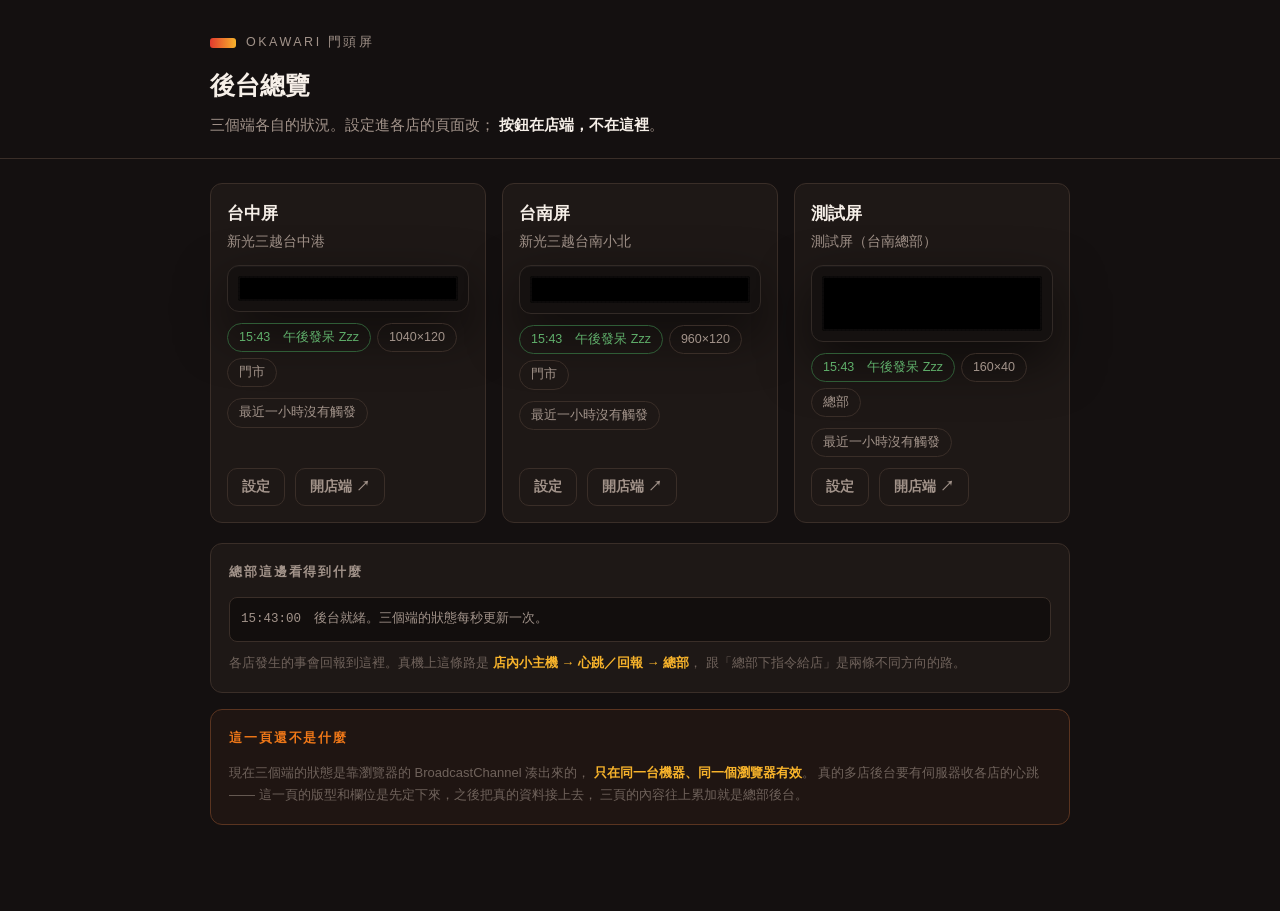
<file: docs/console.html>
<!doctype html>
<html lang="zh-Hant">
<head>
    <meta name="robots" content="noindex, nofollow">
<meta charset="utf-8">
<meta name="viewport" content="width=device-width,initial-scale=1">
<meta name="color-scheme" content="dark">
<title>OKAWARI · 後台總覽</title>
<link rel="icon" href="data:image/svg+xml,<svg xmlns='http://www.w3.org/2000/svg' viewBox='0 0 32 32'><rect width='32' height='32' rx='6' fill='%23e23a2e'/><rect x='7' y='7' width='18' height='18' rx='3' fill='%23f7b32b'/></svg>">
<link rel="stylesheet" href="ui.css">
</head>
<body>

<header><div class="wrap">
  <div class="brand"><i></i>OKAWARI 門頭屏</div>
  <h1>後台總覽</h1>
  <p class="sub">
    三個端各自的狀況。設定進各店的頁面改；
    <b style="color:var(--ink)">按鈕在店端，不在這裡</b>。
  </p>
</div></header>

<div class="wrap">

  <div class="stores" id="stores"></div>

  <div class="card" style="margin-top:20px">
    <h2>總部這邊看得到什麼</h2>
    <div class="log" id="log"></div>
    <p class="note">
      各店發生的事會回報到這裡。真機上這條路是
      <b>店內小主機 → 心跳／回報 → 總部</b>，
      跟「總部下指令給店」是兩條不同方向的路。
    </p>
  </div>

  <div class="card warn">
    <h2>這一頁還不是什麼</h2>
    <p class="note" style="margin-top:0">
      現在三個端的狀態是靠瀏覽器的 BroadcastChannel 湊出來的，
      <b>只在同一台機器、同一個瀏覽器有效</b>。
      真的多店後台要有伺服器收各店的心跳 ——
      這一頁的版型和欄位是先定下來，之後把真的資料接上去，
      三頁的內容往上累加就是總部後台。
    </p>
  </div>

</div>

<script type="module">
import { STORES, loadAll, segmentAt, nowMin, hhmm, bus, EVENTS, CLOSE_AT }
  from './sim.js';

const $ = id => document.getElementById(id);
const B = bus();

$('stores').innerHTML = STORES.map(s => `
  <div class="store">
    <div>
      <h3>${s.short}</h3>
      <div class="sub" style="font-size:13.5px;margin-top:2px">${s.name}</div>
    </div>
    <div class="box"><div class="panel ${s.mirrorOf ? 'mirror' : ''}"
         id="p-${s.id}" style="aspect-ratio:${s.w} / ${s.h}">
      <video id="v-${s.id}" autoplay loop muted playsinline></video>
      <div class="grid"></div><div class="off">已 打 烊</div>
    </div></div>
    <div class="meta">
      <span class="pill" id="st-${s.id}">—</span>
      <span class="pill">${s.w}×${s.h}</span>
      <span class="pill">${s.where}</span>
    </div>
    <div class="meta" id="ev-${s.id}"></div>
    <div class="row" style="margin-top:auto">
      <button class="ghost" onclick="location.href='store.html?id=${s.id}'">設定</button>
      <button class="ghost" onclick="window.open('screen.html?id=${s.id}','_blank')">開店端 ↗</button>
    </div>
  </div>`).join('');

function log(msg) {
  const t = new Date().toTimeString().slice(0, 8);
  $('log').innerHTML = `<div>${t}　${msg}</div>` + $('log').innerHTML;
}

/* 總覽上的縮圖只跟著時段走，不演觸發 ——
   觸發是店端那一瞬間的事，總部看到的是「剛剛發生過」的紀錄，不是即時畫面。 */
function tick() {
  const all = loadAll();
  for (const s of STORES) {
    const st = all[s.id];
    const min = nowMin(st);
    const seg = segmentAt(min);
    const panel = $('p-' + s.id), v = $('v-' + s.id);
    panel.classList.toggle('dark', !seg);

    const pill = $('st-' + s.id);
    if (seg) {
      pill.innerHTML = hhmm(min) + '　' + seg.name;
      pill.className = 'pill on';
      const src = `preview/${seg.key}_${st.character}.mp4`;
      if (v.getAttribute('src') !== src) { v.src = src; v.play().catch(() => {}); }
    } else {
      pill.textContent = hhmm(min) + '　打烊';
      pill.className = 'pill off';
    }

    const ago = st.lastEventAt ? Math.round((Date.now() - st.lastEventAt) / 1000) : null;
    $('ev-' + s.id).innerHTML = st.lastEvent && ago !== null && ago < 3600
      ? `<span class="pill live">最近觸發：${st.lastEvent}　${ago} 秒前</span>`
      : `<span class="pill">最近一小時沒有觸發</span>`;
  }
}

B.on((type, id, data) => {
  const s = STORES.find(x => x.id === id);
  if (!s) return;
  if (type === 'event') log(`<b>${s.short}</b> 觸發 ${EVENTS[data.key].name}`);
  if (type === 'settings') log(`<b>${s.short}</b> 設定更新`);
  tick();
});

setInterval(tick, 1000);
tick();
log('後台就緒。三個端的狀態每秒更新一次。');
</script>
</body>
</html>
</file>
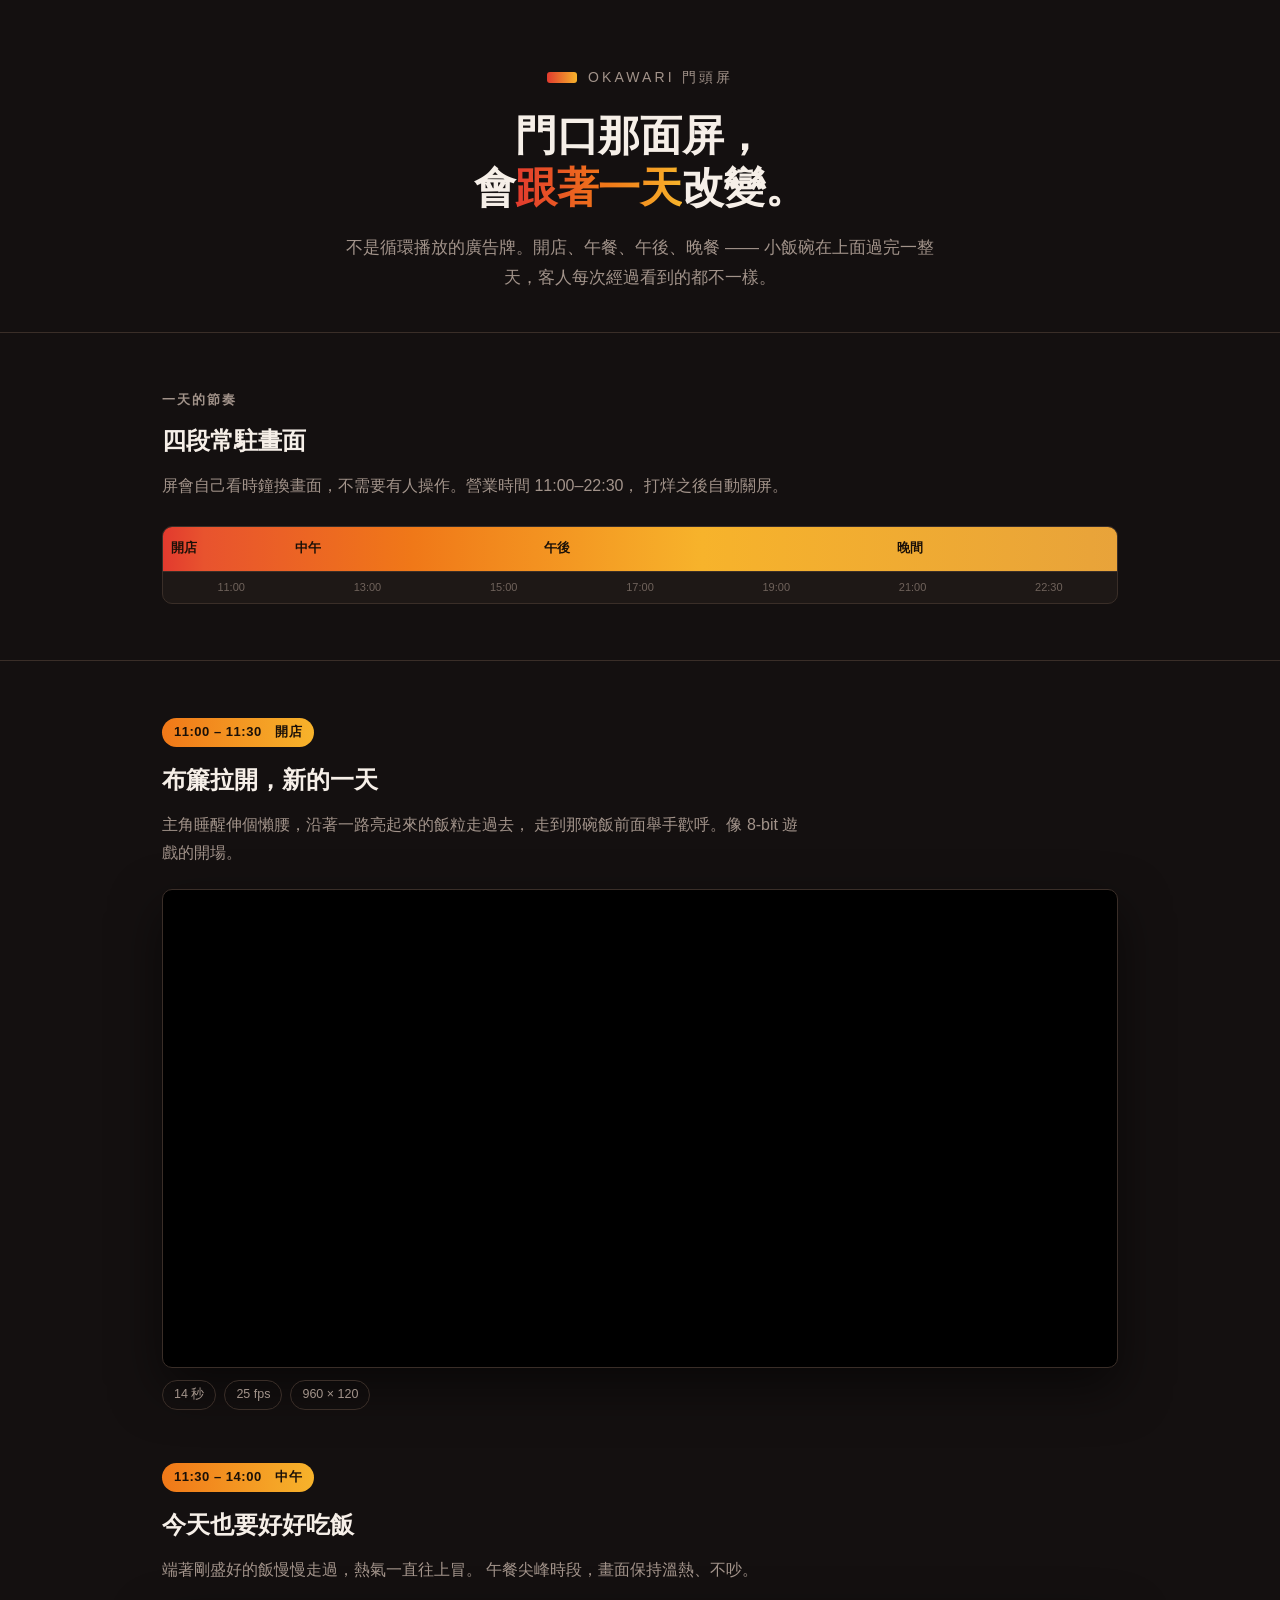
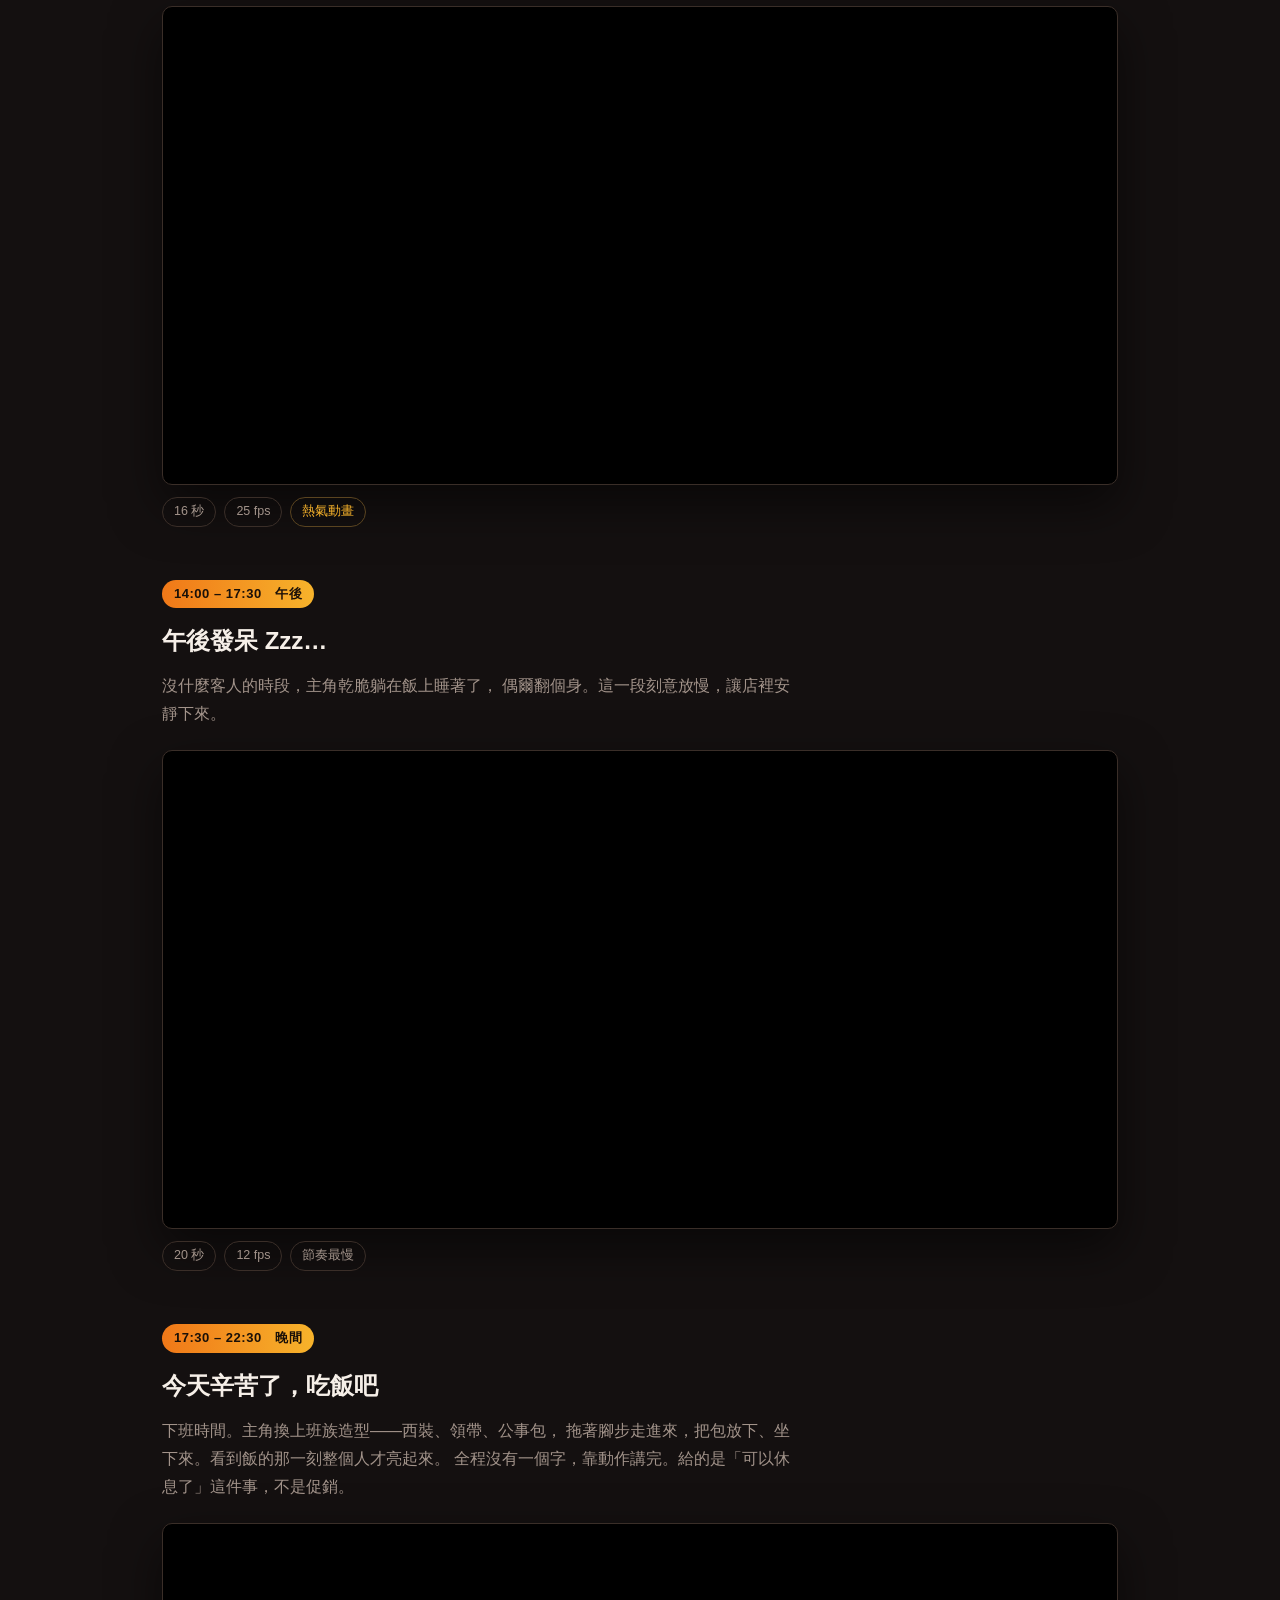
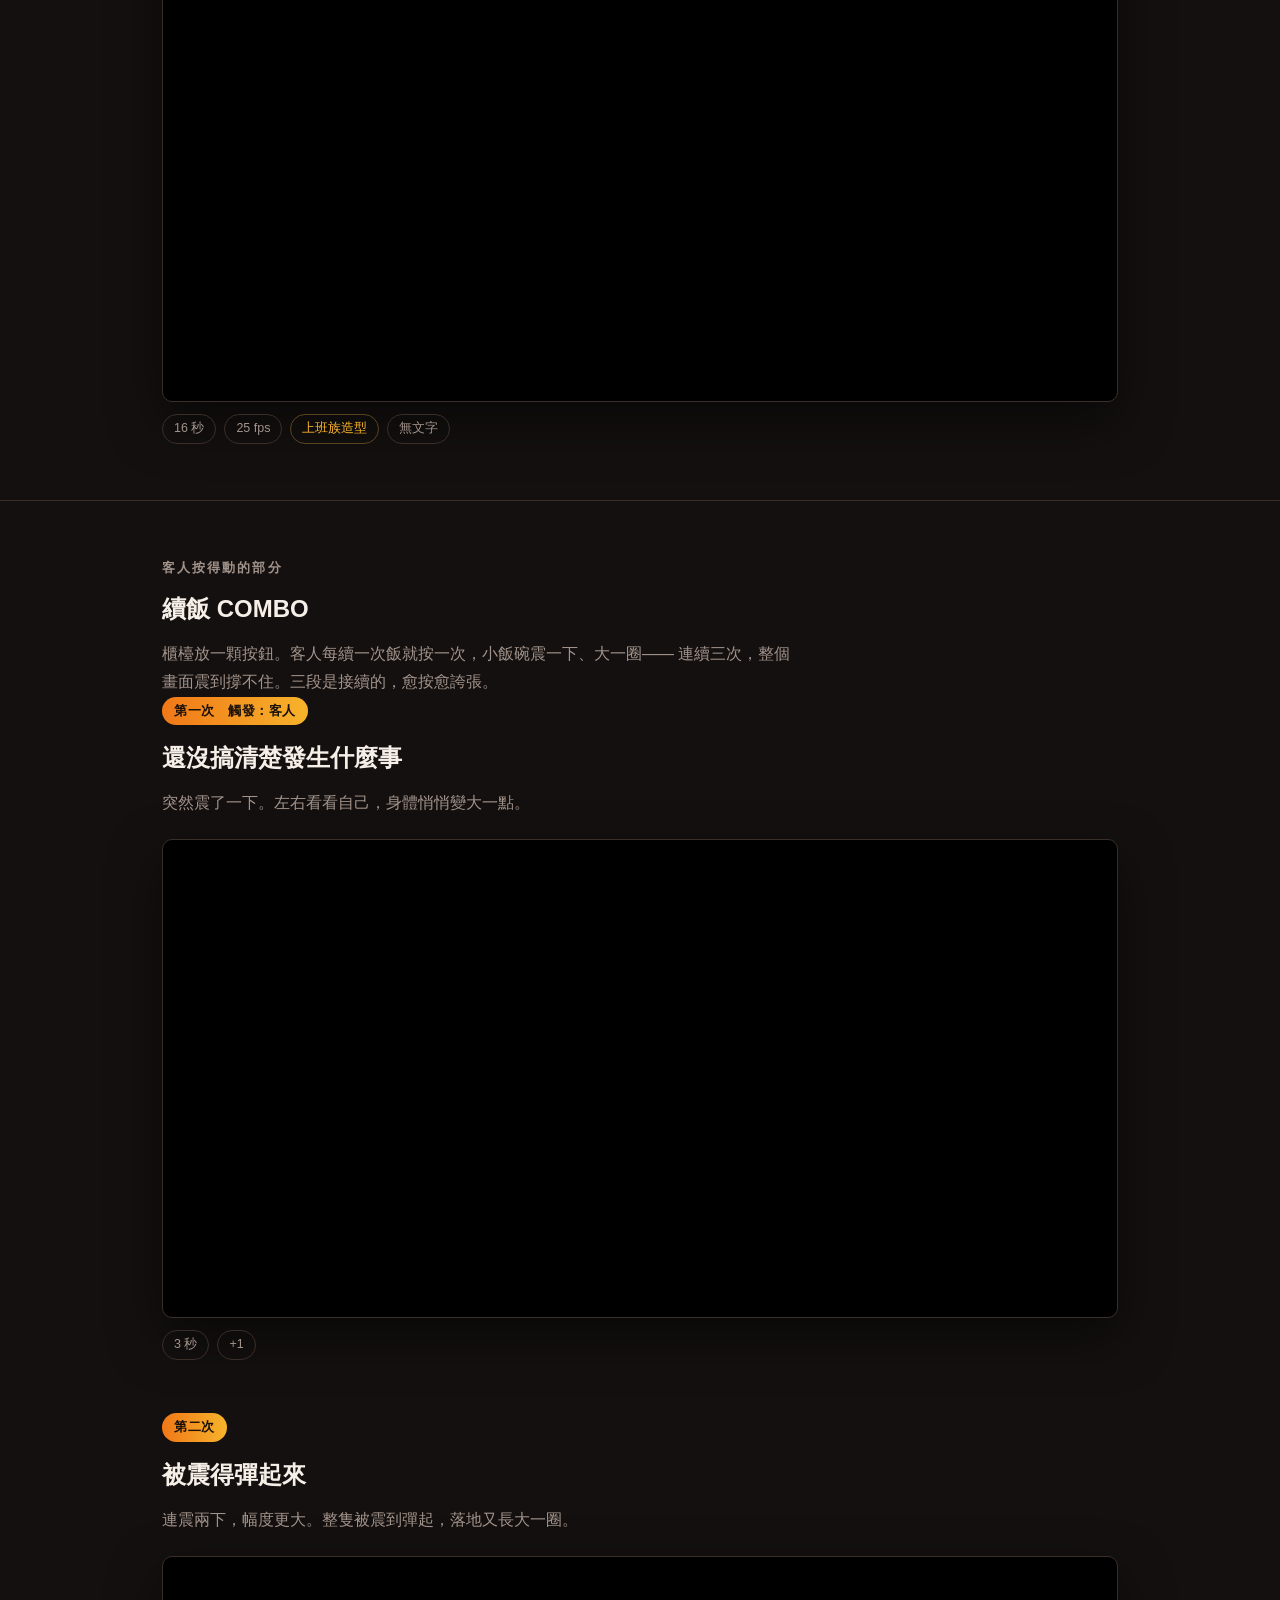
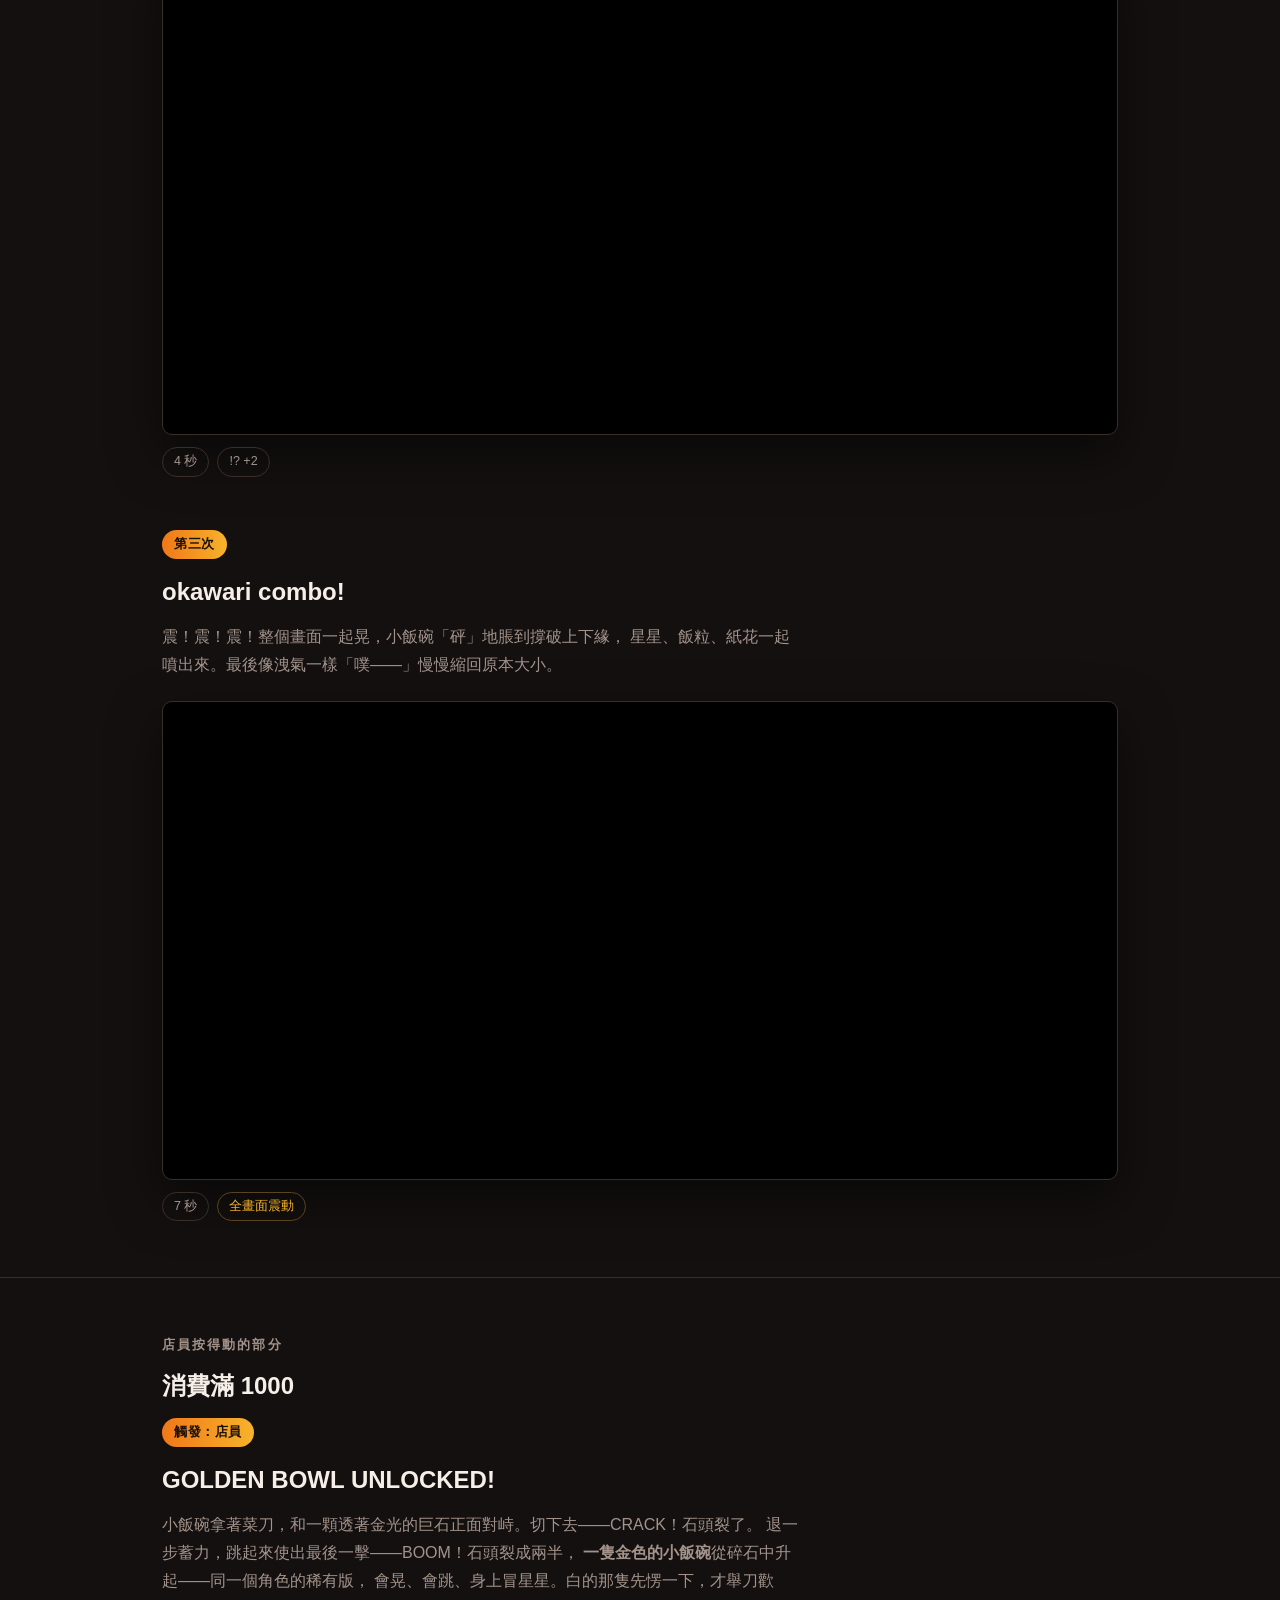
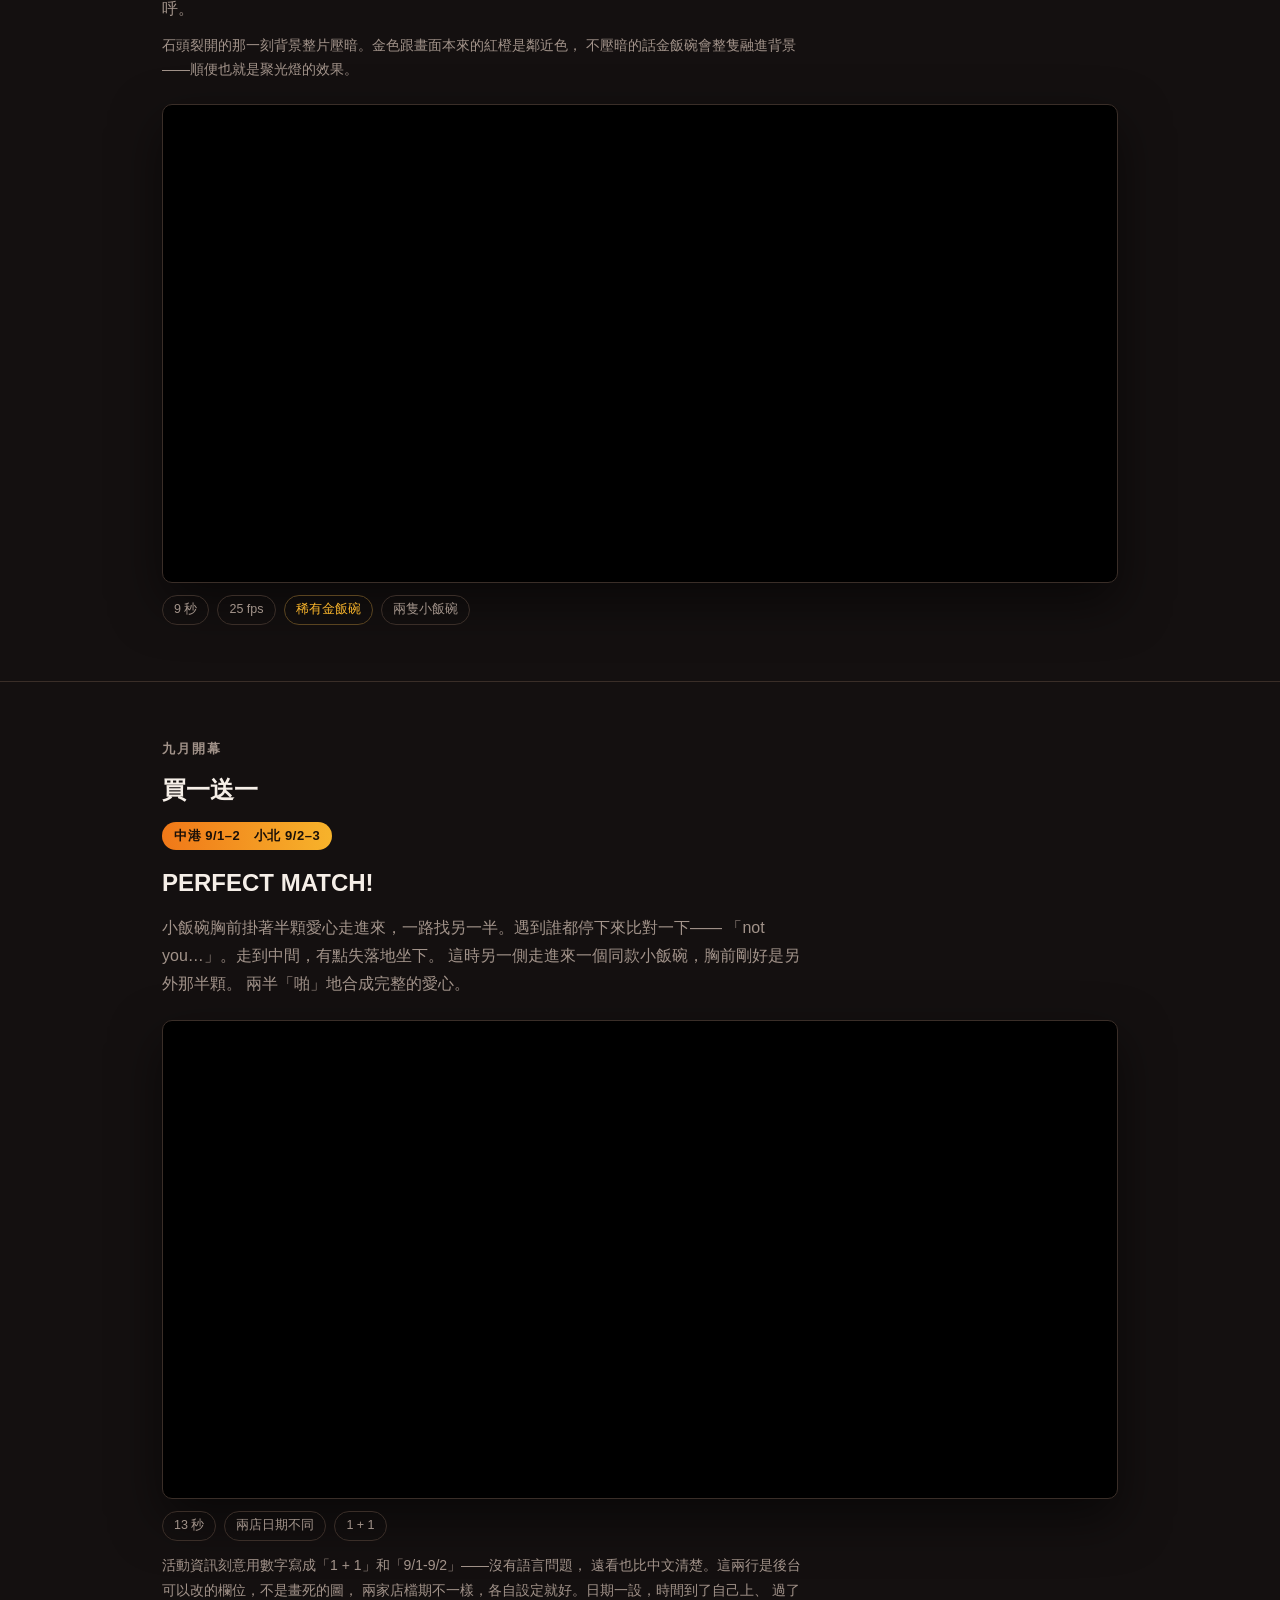
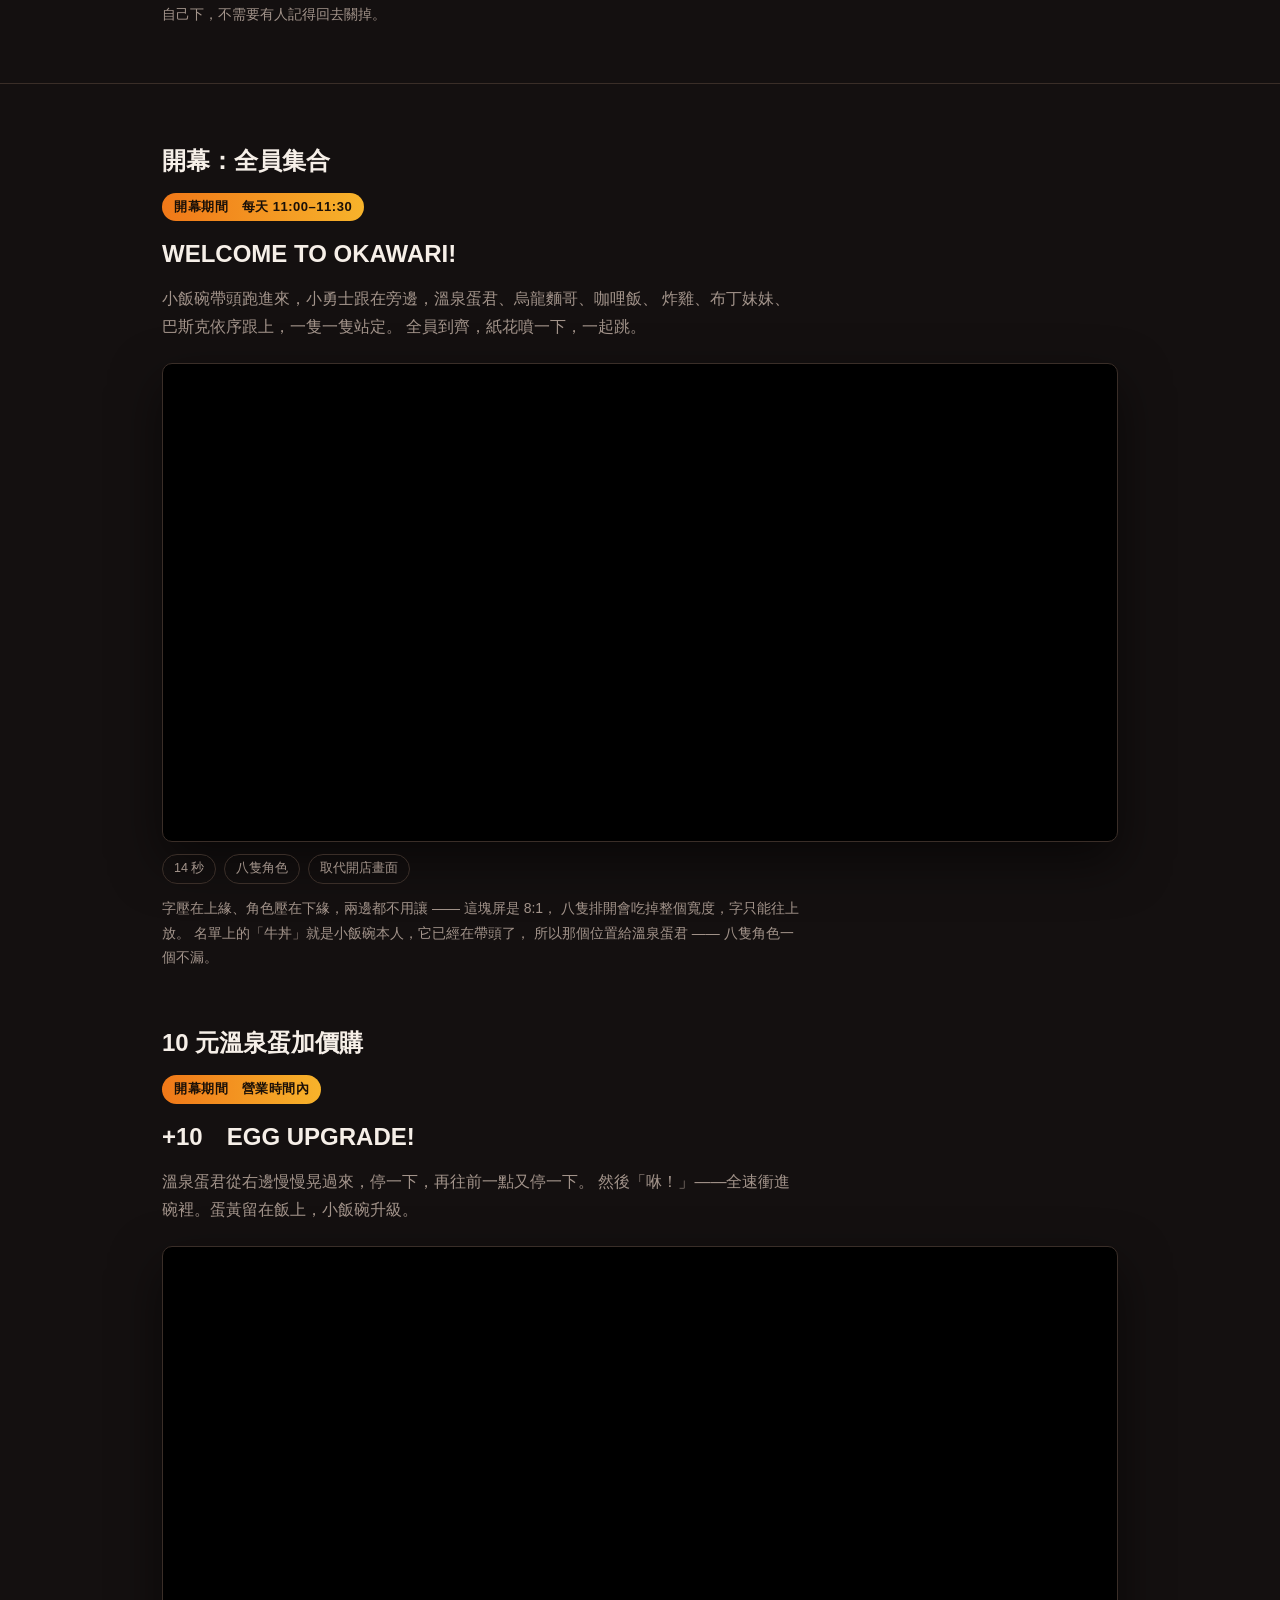
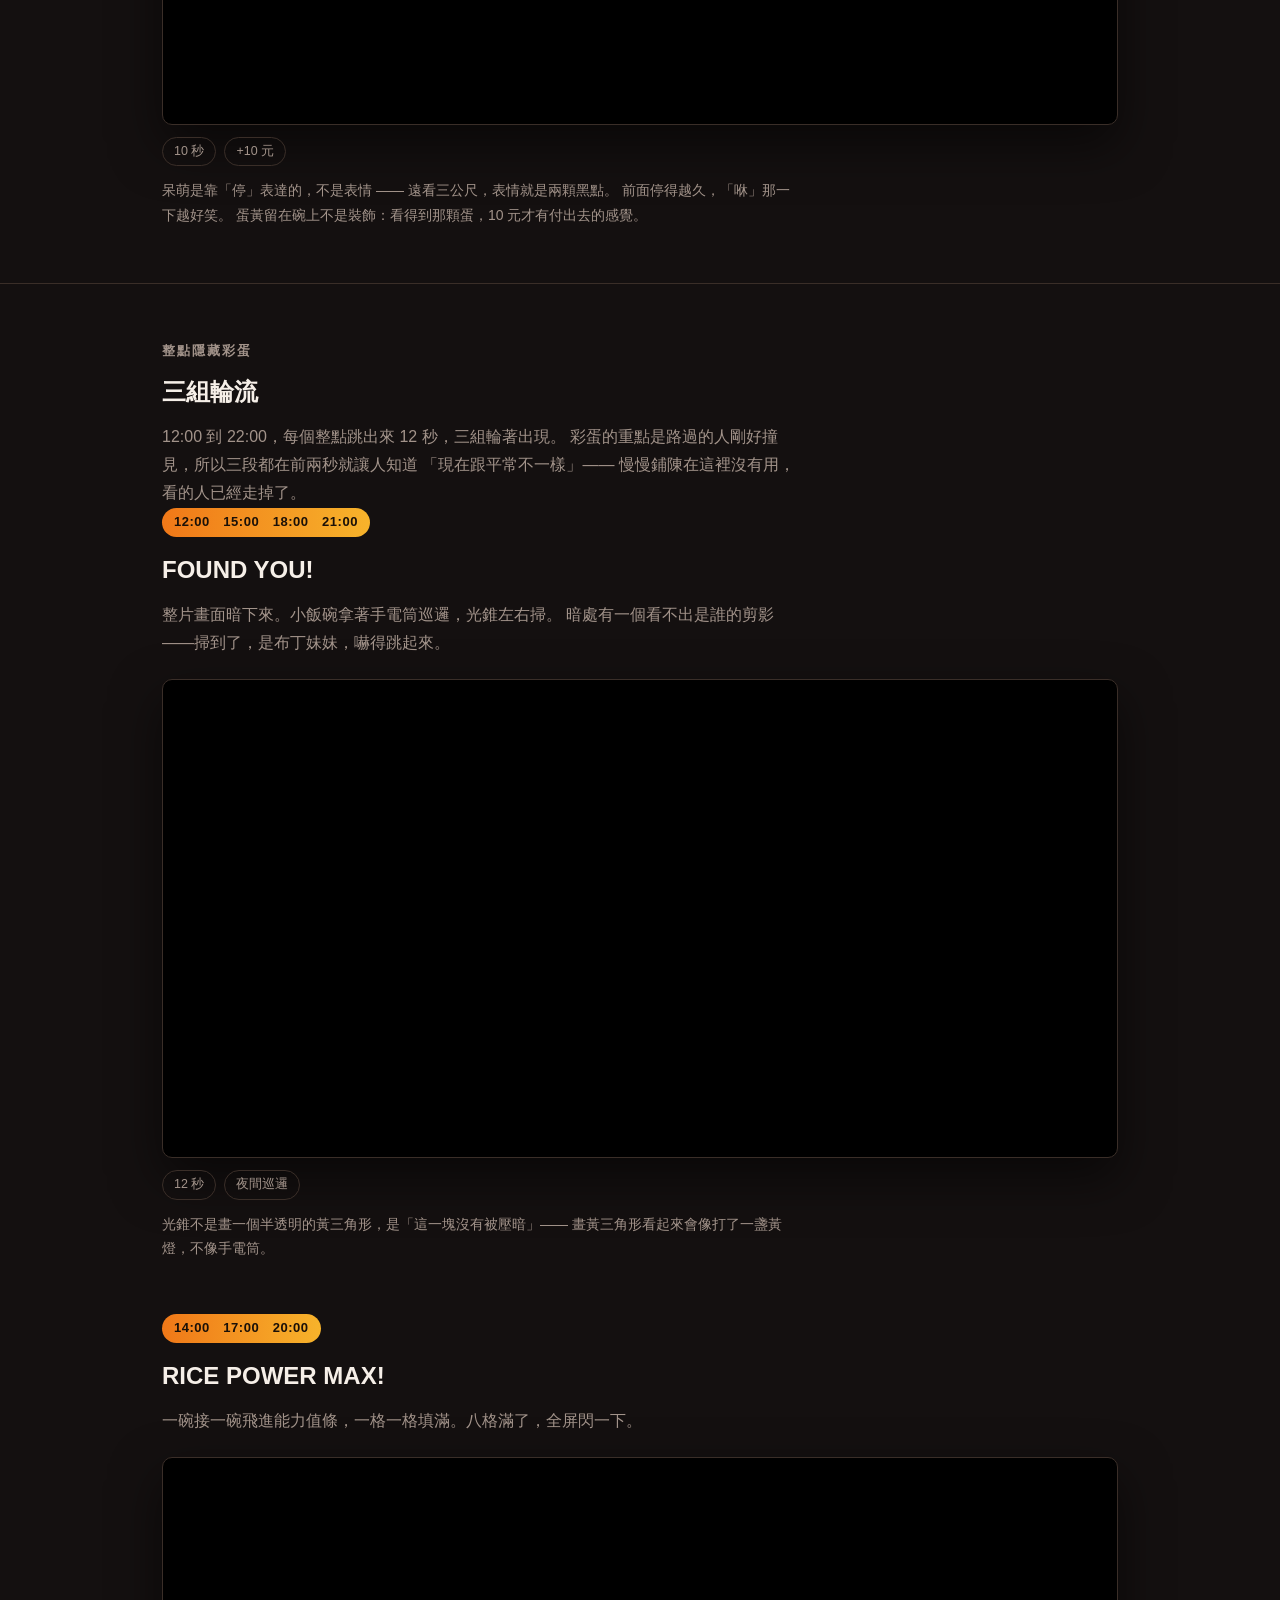
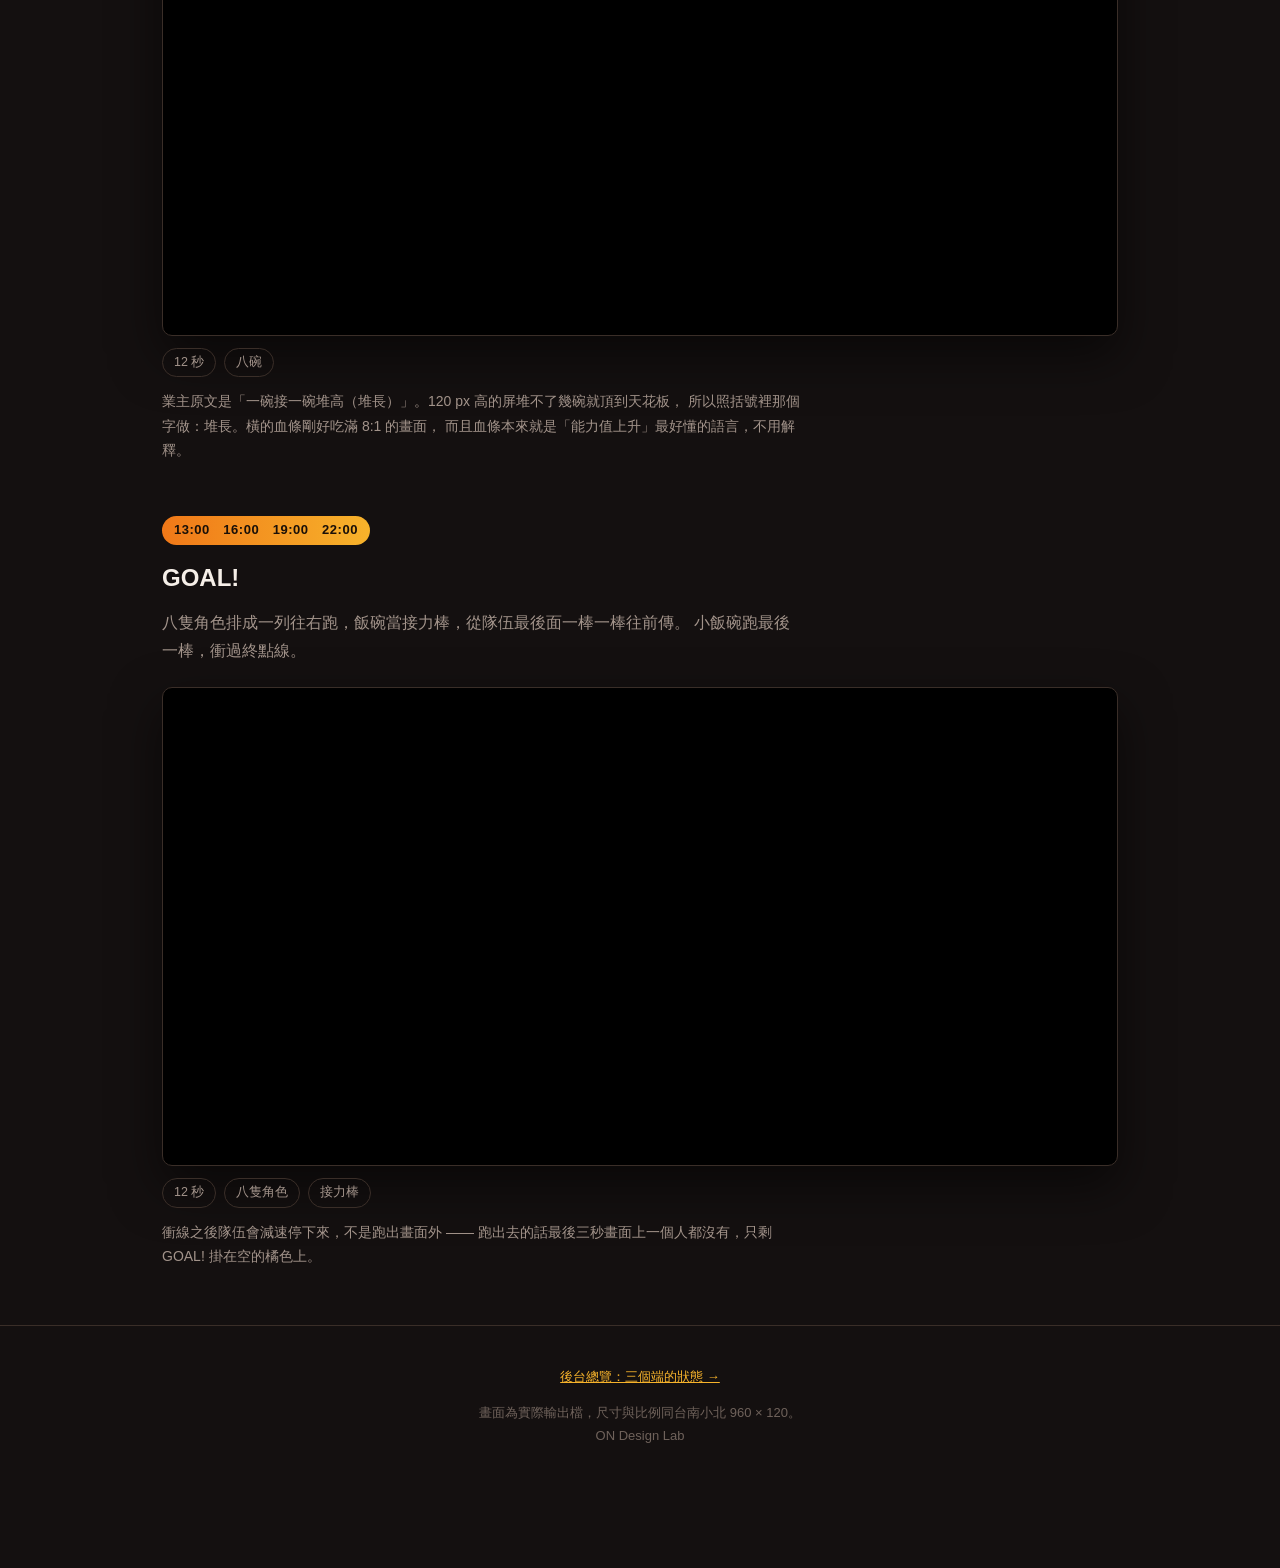
<file: docs/preview.html>
<!doctype html>
<html lang="zh-Hant">
<head>
    <meta name="robots" content="noindex, nofollow">
<meta charset="utf-8">
<meta name="viewport" content="width=device-width,initial-scale=1">
<meta name="color-scheme" content="dark">
<title>OKAWARI 門頭屏 · 動態提案</title>
<link rel="icon" href="data:image/svg+xml,<svg xmlns='http://www.w3.org/2000/svg' viewBox='0 0 32 32'><rect width='32' height='32' rx='6' fill='%23e23a2e'/><rect x='5' y='12' width='22' height='8' rx='2' fill='%23f7b32b'/></svg>">
<style>
*{box-sizing:border-box;margin:0;padding:0}
:root{
  --bg:#141010; --panel:#1e1816; --line:#3a2e28; --ink:#f6efe8;
  --dim:#a2938a; --dim2:#6f625b;
  --red:#e23a2e; --org:#f07818; --yel:#f7b32b;
}
body{
  background:var(--bg); color:var(--ink);
  font:16px/1.75 -apple-system,BlinkMacSystemFont,"Segoe UI","Noto Sans TC","PingFang TC","Microsoft JhengHei",sans-serif;
  -webkit-font-smoothing:antialiased; padding-bottom:80px;
}
.wrap{max-width:1000px;margin:0 auto;padding:0 22px}

/* ---------------------------------------------------------- 開頭 */
header{padding:64px 0 40px;text-align:center;border-bottom:1px solid var(--line)}
.brand{display:inline-flex;align-items:center;gap:11px;font-size:14px;
  letter-spacing:.22em;color:var(--dim);text-transform:uppercase;margin-bottom:20px}
.brand i{width:30px;height:11px;border-radius:3px;
  background:linear-gradient(90deg,var(--red),var(--yel));display:block}
h1{font-size:clamp(28px,5vw,42px);line-height:1.25;font-weight:800;letter-spacing:-.01em}
h1 em{font-style:normal;
  background:linear-gradient(90deg,var(--red),var(--org) 55%,var(--yel));
  -webkit-background-clip:text;background-clip:text;color:transparent}
.lede{color:var(--dim);margin:18px auto 0;max-width:620px;font-size:17px}

/* ---------------------------------------------------------- 區塊 */
section{padding:56px 0;border-bottom:1px solid var(--line)}
h2{font-size:13px;letter-spacing:.16em;color:var(--dim);text-transform:uppercase;
  margin-bottom:8px;font-weight:600}
h3{font-size:24px;font-weight:700;margin-bottom:10px}
p.note{color:var(--dim);max-width:640px}

/* ---------------------------------------------------------- 屏 */
.screen{
  margin:22px 0 0; border-radius:10px; overflow:hidden;
  border:1px solid var(--line); background:#000;
  box-shadow:0 20px 50px #0008;
}
.screen video{display:block;width:100%;height:auto;image-rendering:pixelated}
.meta{display:flex;flex-wrap:wrap;gap:8px;margin-top:12px}
.tag{font-size:12.5px;color:var(--dim);border:1px solid var(--line);
  border-radius:20px;padding:3px 11px;font-variant-numeric:tabular-nums}
.tag.hot{color:var(--yel);border-color:#5a4420}

.seg{margin-bottom:52px}
.seg:last-child{margin-bottom:0}
.seg .when{display:inline-block;font-variant-numeric:tabular-nums;
  font-size:13px;letter-spacing:.04em;color:#1a1008;font-weight:700;
  background:linear-gradient(90deg,var(--org),var(--yel));
  padding:3px 12px;border-radius:20px;margin-bottom:12px}

/* ---------------------------------------------------------- 時間軸 */
.timeline{margin-top:26px;border:1px solid var(--line);border-radius:10px;
  overflow:hidden;background:var(--panel)}
.bar{display:flex;height:44px}
.bar div{display:flex;align-items:center;justify-content:center;
  font-size:12.5px;font-weight:600;color:#1a1008;white-space:nowrap;overflow:hidden}
.scale{display:flex;font-size:11px;color:var(--dim2);
  font-variant-numeric:tabular-nums;padding:6px 0;border-top:1px solid var(--line)}
.scale div{flex:1;text-align:center}

/* ---------------------------------------------------------- 其他 */
.grid{display:grid;grid-template-columns:repeat(auto-fit,minmax(240px,1fr));gap:16px;margin-top:24px}
.card{background:var(--panel);border:1px solid var(--line);border-radius:10px;padding:18px}
.card b{display:block;margin-bottom:6px;font-size:16px}
.card span{color:var(--dim);font-size:14px}
.soon{opacity:.55}
.soon b::after{content:" · 製作中";color:var(--dim2);font-weight:400;font-size:13px}
/* ---------------------------------------------------------- 主角切換 */

footer{padding:40px 0;text-align:center;color:var(--dim2);font-size:13px}
@media(max-width:600px){
  header{padding:44px 0 30px}
  section{padding:40px 0}
  .bar div{font-size:10px}
}
</style>
</head>
<body>

<header>
  <div class="wrap">
    <div class="brand"><i></i>OKAWARI 門頭屏</div>
    <h1>門口那面屏，<br>會<em>跟著一天</em>改變。</h1>
    <p class="lede">
      不是循環播放的廣告牌。開店、午餐、午後、晚餐 ——
      小飯碗在上面過完一整天，客人每次經過看到的都不一樣。
    </p>
</header>

<section>
  <div class="wrap">
    <h2>一天的節奏</h2>
    <h3>四段常駐畫面</h3>
    <p class="note">
      屏會自己看時鐘換畫面，不需要有人操作。營業時間 11:00–22:30，
      打烊之後自動關屏。
    </p>

    <div class="timeline">
      <div class="bar">
        <div style="flex:30;background:linear-gradient(90deg,#e23a2e,#e8532e)">開店</div>
        <div style="flex:150;background:linear-gradient(90deg,#e8532e,#f07818)">中午</div>
        <div style="flex:210;background:linear-gradient(90deg,#f07818,#f7b32b)">午後</div>
        <div style="flex:300;background:linear-gradient(90deg,#f7b32b,#e8a33a)">晚間</div>
      </div>
      <div class="scale">
        <div>11:00</div><div>13:00</div><div>15:00</div>
        <div>17:00</div><div>19:00</div><div>21:00</div><div>22:30</div>
      </div>
    </div>
  </div>
</section>

<section>
  <div class="wrap">

    <div class="seg">
      <span class="when">11:00 – 11:30　開店</span>
      <h3>布簾拉開，新的一天</h3>
      <p class="note">主角睡醒伸個懶腰，沿著一路亮起來的飯粒走過去，
         走到那碗飯前面舉手歡呼。像 8-bit 遊戲的開場。</p>
      <div class="screen"><video src="preview/opening_ricebowl.mp4" autoplay loop muted playsinline></video></div>
      <div class="meta"><span class="tag">14 秒</span><span class="tag">25 fps</span><span class="tag">960 × 120</span></div>
    </div>

    <div class="seg">
      <span class="when">11:30 – 14:00　中午</span>
      <h3>今天也要好好吃飯</h3>
      <p class="note">端著剛盛好的飯慢慢走過，熱氣一直往上冒。
         午餐尖峰時段，畫面保持溫熱、不吵。</p>
      <div class="screen"><video src="preview/noon_ricebowl.mp4" autoplay loop muted playsinline></video></div>
      <div class="meta"><span class="tag">16 秒</span><span class="tag">25 fps</span><span class="tag hot">熱氣動畫</span></div>
    </div>

    <div class="seg">
      <span class="when">14:00 – 17:30　午後</span>
      <h3>午後發呆 Zzz…</h3>
      <p class="note">沒什麼客人的時段，主角乾脆躺在飯上睡著了，
         偶爾翻個身。這一段刻意放慢，讓店裡安靜下來。</p>
      <div class="screen"><video src="preview/siesta_ricebowl.mp4" autoplay loop muted playsinline></video></div>
      <div class="meta"><span class="tag">20 秒</span><span class="tag">12 fps</span><span class="tag">節奏最慢</span></div>
    </div>

    <div class="seg">
      <span class="when">17:30 – 22:30　晚間</span>
      <h3>今天辛苦了，吃飯吧</h3>
      <p class="note">下班時間。主角換上班族造型——西裝、領帶、公事包，
         拖著腳步走進來，把包放下、坐下來。看到飯的那一刻整個人才亮起來。
         全程沒有一個字，靠動作講完。給的是「可以休息了」這件事，不是促銷。</p>
      <div class="screen"><video src="preview/evening_ricebowl.mp4" autoplay loop muted playsinline></video></div>
      <div class="meta"><span class="tag">16 秒</span><span class="tag">25 fps</span><span class="tag hot">上班族造型</span><span class="tag">無文字</span></div>
    </div>

  </div>
</section>

<section>
  <div class="wrap">
    <h2>客人按得動的部分</h2>
    <h3>續飯 COMBO</h3>
    <p class="note">
      櫃檯放一顆按鈕。客人每續一次飯就按一次，小飯碗震一下、大一圈——
      連續三次，整個畫面震到撐不住。三段是接續的，愈按愈誇張。
    </p>

    <div class="seg">
      <span class="when">第一次　觸發：客人</span>
      <h3>還沒搞清楚發生什麼事</h3>
      <p class="note">突然震了一下。左右看看自己，身體悄悄變大一點。</p>
      <div class="screen"><video src="preview/combo1_ricebowl.mp4" autoplay loop muted playsinline></video></div>
      <div class="meta"><span class="tag">3 秒</span><span class="tag">+1</span></div>
    </div>

    <div class="seg">
      <span class="when">第二次</span>
      <h3>被震得彈起來</h3>
      <p class="note">連震兩下，幅度更大。整隻被震到彈起，落地又長大一圈。</p>
      <div class="screen"><video src="preview/combo2_ricebowl.mp4" autoplay loop muted playsinline></video></div>
      <div class="meta"><span class="tag">4 秒</span><span class="tag">!? +2</span></div>
    </div>

    <div class="seg">
      <span class="when">第三次</span>
      <h3>okawari combo!</h3>
      <p class="note">
        震！震！震！整個畫面一起晃，小飯碗「砰」地脹到撐破上下緣，
        星星、飯粒、紙花一起噴出來。最後像洩氣一樣「噗——」慢慢縮回原本大小。
      </p>
      <div class="screen"><video src="preview/combo3_ricebowl.mp4" autoplay loop muted playsinline></video></div>
      <div class="meta"><span class="tag">7 秒</span><span class="tag hot">全畫面震動</span></div>
    </div>

  </div>
</section>

<section>
  <div class="wrap">
    <h2>店員按得動的部分</h2>
    <h3>消費滿 1000</h3>

    <div class="seg">
      <span class="when">觸發：店員</span>
      <h3>GOLDEN BOWL UNLOCKED!</h3>
      <p class="note">
        小飯碗拿著菜刀，和一顆透著金光的巨石正面對峙。切下去——CRACK！石頭裂了。
        退一步蓄力，跳起來使出最後一擊——BOOM！石頭裂成兩半，
        <b>一隻金色的小飯碗</b>從碎石中升起——同一個角色的稀有版，
        會晃、會跳、身上冒星星。白的那隻先愣一下，才舉刀歡呼。
      </p>
      <p class="note" style="margin-top:10px;font-size:14px">
        石頭裂開的那一刻背景整片壓暗。金色跟畫面本來的紅橙是鄰近色，
        不壓暗的話金飯碗會整隻融進背景——順便也就是聚光燈的效果。
      </p>
      <div class="screen"><video src="preview/bonus_ricebowl.mp4" autoplay loop muted playsinline></video></div>
      <div class="meta"><span class="tag">9 秒</span><span class="tag">25 fps</span><span class="tag hot">稀有金飯碗</span><span class="tag">兩隻小飯碗</span></div>
    </div>

  </div>
</section>

<section>
  <div class="wrap">
    <h2>九月開幕</h2>
    <h3>買一送一</h3>

    <div class="seg">
      <span class="when">中港 9/1–2　小北 9/2–3</span>
      <h3>PERFECT MATCH!</h3>
      <p class="note">
        小飯碗胸前掛著半顆愛心走進來，一路找另一半。遇到誰都停下來比對一下——
        「not you…」。走到中間，有點失落地坐下。
        這時另一側走進來一個同款小飯碗，胸前剛好是另外那半顆。
        兩半「啪」地合成完整的愛心。
      </p>
      <div class="screen"><video src="preview/bogo_ricebowl.mp4" autoplay loop muted playsinline></video></div>
      <div class="meta"><span class="tag">13 秒</span><span class="tag">兩店日期不同</span><span class="tag">1 + 1</span></div>
      <p class="note" style="margin-top:12px;font-size:14px">
        活動資訊刻意用數字寫成「1 + 1」和「9/1-9/2」——沒有語言問題，
        遠看也比中文清楚。這兩行是後台可以改的欄位，不是畫死的圖，
        兩家店檔期不一樣，各自設定就好。日期一設，時間到了自己上、
        過了自己下，不需要有人記得回去關掉。
      </p>
    </div>

  </div>
</section>

<section>
  <div class="wrap">
    <h3>開幕：全員集合</h3>

    <div class="seg">
      <span class="when">開幕期間　每天 11:00–11:30</span>
      <h3>WELCOME TO OKAWARI!</h3>
      <p class="note">
        小飯碗帶頭跑進來，小勇士跟在旁邊，溫泉蛋君、烏龍麵哥、咖哩飯、
        炸雞、布丁妹妹、巴斯克依序跟上，一隻一隻站定。
        全員到齊，紙花噴一下，一起跳。
      </p>
      <div class="screen"><video src="preview/promo_open_ricebowl.mp4" autoplay loop muted playsinline></video></div>
      <div class="meta"><span class="tag">14 秒</span><span class="tag">八隻角色</span><span class="tag">取代開店畫面</span></div>
      <p class="note" style="margin-top:12px;font-size:14px">
        字壓在上緣、角色壓在下緣，兩邊都不用讓 —— 這塊屏是 8:1，
        八隻排開會吃掉整個寬度，字只能往上放。
        名單上的「牛丼」就是小飯碗本人，它已經在帶頭了，
        所以那個位置給溫泉蛋君 —— 八隻角色一個不漏。
      </p>
    </div>

    <h3 style="margin-top:34px">10 元溫泉蛋加價購</h3>

    <div class="seg">
      <span class="when">開幕期間　營業時間內</span>
      <h3>+10　EGG UPGRADE!</h3>
      <p class="note">
        溫泉蛋君從右邊慢慢晃過來，停一下，再往前一點又停一下。
        然後「咻！」——全速衝進碗裡。蛋黃留在飯上，小飯碗升級。
      </p>
      <div class="screen"><video src="preview/promo_egg_ricebowl.mp4" autoplay loop muted playsinline></video></div>
      <div class="meta"><span class="tag">10 秒</span><span class="tag">+10 元</span></div>
      <p class="note" style="margin-top:12px;font-size:14px">
        呆萌是靠「停」表達的，不是表情 —— 遠看三公尺，表情就是兩顆黑點。
        前面停得越久，「咻」那一下越好笑。
        蛋黃留在碗上不是裝飾：看得到那顆蛋，10 元才有付出去的感覺。
      </p>
    </div>
  </div>
</section>

<section>
  <div class="wrap">
    <h2>整點隱藏彩蛋</h2>
    <h3>三組輪流</h3>
    <p class="note">
      12:00 到 22:00，每個整點跳出來 12 秒，三組輪著出現。
      彩蛋的重點是路過的人剛好撞見，所以三段都在前兩秒就讓人知道
      「現在跟平常不一樣」—— 慢慢鋪陳在這裡沒有用，看的人已經走掉了。
    </p>

    <div class="seg">
      <span class="when">12:00　15:00　18:00　21:00</span>
      <h3>FOUND YOU!</h3>
      <p class="note">
        整片畫面暗下來。小飯碗拿著手電筒巡邏，光錐左右掃。
        暗處有一個看不出是誰的剪影——掃到了，是布丁妹妹，嚇得跳起來。
      </p>
      <div class="screen"><video src="preview/egg1_ricebowl.mp4" autoplay loop muted playsinline></video></div>
      <div class="meta"><span class="tag">12 秒</span><span class="tag">夜間巡邏</span></div>
      <p class="note" style="margin-top:12px;font-size:14px">
        光錐不是畫一個半透明的黃三角形，是「這一塊沒有被壓暗」——
        畫黃三角形看起來會像打了一盞黃燈，不像手電筒。
      </p>
    </div>

    <div class="seg">
      <span class="when">14:00　17:00　20:00</span>
      <h3>RICE POWER MAX!</h3>
      <p class="note">
        一碗接一碗飛進能力值條，一格一格填滿。八格滿了，全屏閃一下。
      </p>
      <div class="screen"><video src="preview/egg2_ricebowl.mp4" autoplay loop muted playsinline></video></div>
      <div class="meta"><span class="tag">12 秒</span><span class="tag">八碗</span></div>
      <p class="note" style="margin-top:12px;font-size:14px">
        業主原文是「一碗接一碗堆高（堆長）」。120 px 高的屏堆不了幾碗就頂到天花板，
        所以照括號裡那個字做：堆長。橫的血條剛好吃滿 8:1 的畫面，
        而且血條本來就是「能力值上升」最好懂的語言，不用解釋。
      </p>
    </div>

    <div class="seg">
      <span class="when">13:00　16:00　19:00　22:00</span>
      <h3>GOAL!</h3>
      <p class="note">
        八隻角色排成一列往右跑，飯碗當接力棒，從隊伍最後面一棒一棒往前傳。
        小飯碗跑最後一棒，衝過終點線。
      </p>
      <div class="screen"><video src="preview/egg3_ricebowl.mp4" autoplay loop muted playsinline></video></div>
      <div class="meta"><span class="tag">12 秒</span><span class="tag">八隻角色</span><span class="tag">接力棒</span></div>
      <p class="note" style="margin-top:12px;font-size:14px">
        衝線之後隊伍會減速停下來，不是跑出畫面外 ——
        跑出去的話最後三秒畫面上一個人都沒有，只剩 GOAL! 掛在空的橘色上。
      </p>
    </div>
  </div>
</section>

<footer>
  <div class="wrap">
    <p style="margin-bottom:14px">
      <a href="console.html" style="color:var(--yel)">後台總覽：三個端的狀態 →</a><br>
    </p>
    畫面為實際輸出檔，尺寸與比例同台南小北 960 × 120。<br>
    ON Design Lab
  </div>
</footer>


<script>
/* 影片自己播。
   <video autoplay muted> 本身是有效的（實測會播），
   但有兩種情況會停下來：分頁切到背景時瀏覽器會暫停省電，
   以及少數瀏覽器要有使用者動作過才准播。
   給客戶看的頁面不能賭這個，所以自己補踢：
   載入時一次，使用者第一次捲動或點畫面再一次。 */
function playAll(){
  document.querySelectorAll('video').forEach(v => { v.play().catch(()=>{}); });
}
addEventListener('load', playAll);
addEventListener('pointerdown', playAll, {once:true});
addEventListener('scroll', playAll, {passive:true, once:true});
</script>
</body>
</html>
</file>
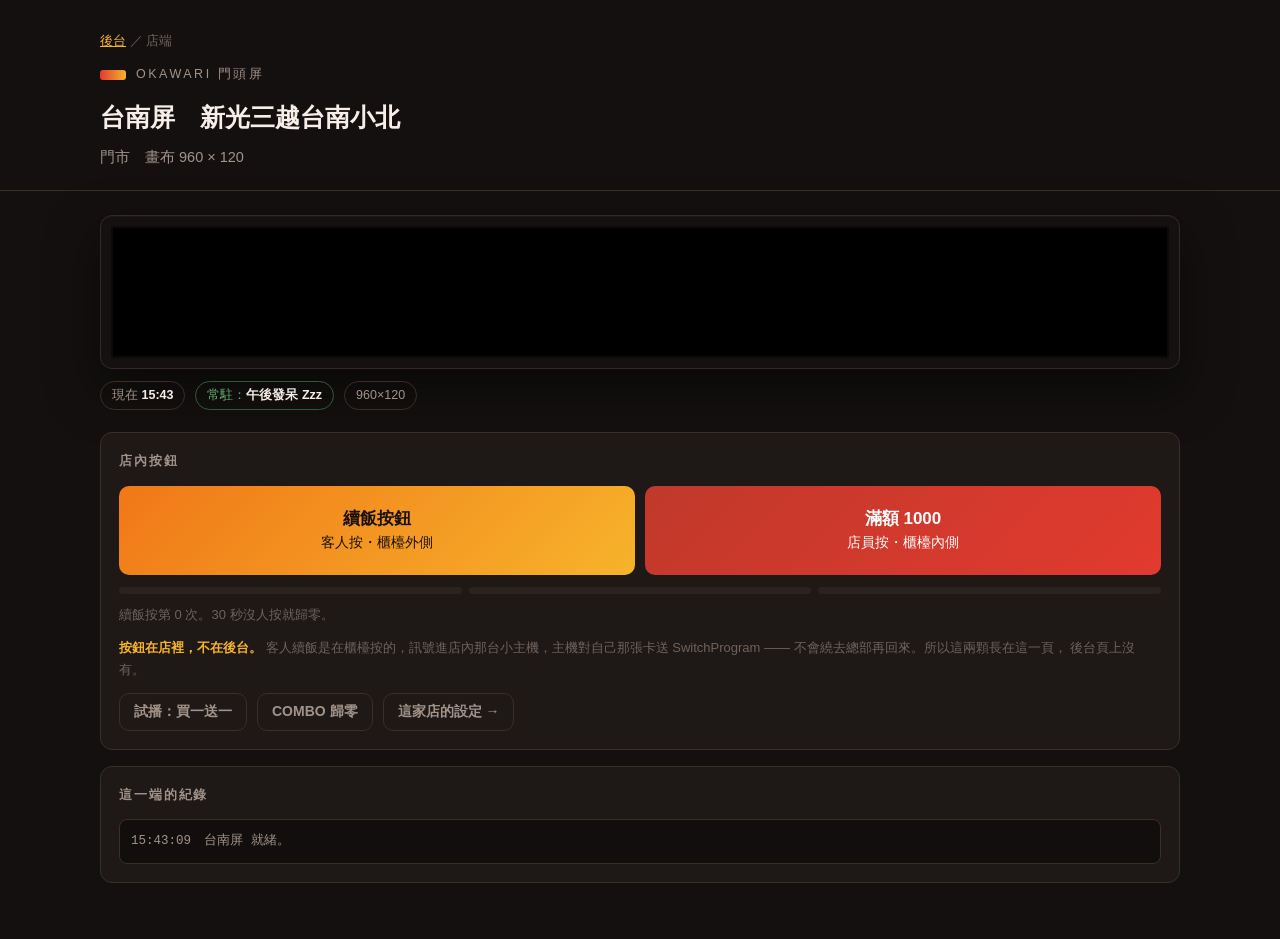
<file: docs/screen.html>
<!doctype html>
<html lang="zh-Hant">
<head>
    <meta name="robots" content="noindex, nofollow">
<meta charset="utf-8">
<meta name="viewport" content="width=device-width,initial-scale=1">
<meta name="color-scheme" content="dark">
<title>OKAWARI · 店端</title>
<link rel="icon" href="data:image/svg+xml,<svg xmlns='http://www.w3.org/2000/svg' viewBox='0 0 32 32'><rect width='32' height='32' rx='6' fill='%231a1010'/><rect x='4' y='13' width='24' height='6' rx='1' fill='%23f7b32b'/></svg>">
<link rel="stylesheet" href="ui.css">
<style>
body{padding-bottom:40px}
.wrap{max-width:1120px}
.stage{margin:8px 0 22px}
</style>
</head>
<body>

<header><div class="wrap">
  <div class="crumb"><a href="console.html">後台</a> ／ 店端</div>
  <div class="brand"><i></i>OKAWARI 門頭屏</div>
  <h1 id="title">—</h1>
  <p class="sub" id="sub">—</p>
</div></header>

<div class="wrap">

  <div class="stage">
    <div class="box">
      <div class="panel" id="panel">
        <video id="v" autoplay loop muted playsinline></video>
        <div class="grid"></div>
        <div class="off">已 打 烊</div>
      </div>
    </div>
    <div class="row" style="margin-top:12px">
      <span class="pill">現在 <b id="clock" style="color:var(--ink)">--:--</b></span>
      <span class="pill" id="segpill">—</span>
      <span class="pill" id="canvaspill">—</span>
    </div>
  </div>

  <div class="card">
    <h2>店內按鈕</h2>
    <div class="row">
      <button class="big cust" onclick="fireCombo()">
        續飯按鈕<br><span style="font-weight:500;font-size:13.5px">客人按・櫃檯外側</span>
      </button>
      <button class="big staff" onclick="fire('bonus')">
        滿額 1000<br><span style="font-weight:500;font-size:13.5px">店員按・櫃檯內側</span>
      </button>
    </div>
    <div class="combo">
      <div class="dot" id="d1"></div><div class="dot" id="d2"></div><div class="dot" id="d3"></div>
    </div>
    <p class="note" id="combonote">續飯按第 0 次。30 秒沒人按就歸零。</p>
    <p class="note">
      <b>按鈕在店裡，不在後台。</b>
      客人續飯是在櫃檯按的，訊號進店內那台小主機，主機對自己那張卡送
      SwitchProgram —— 不會繞去總部再回來。所以這兩顆長在這一頁，
      後台頁上沒有。
    </p>
    <div class="row" style="margin-top:12px">
      <button class="ghost" onclick="fire('bogo')">試播：買一送一</button>
      <button class="ghost" onclick="resetCombo()">COMBO 歸零</button>
      <button class="ghost" onclick="location.href='store.html?id='+ID">這家店的設定 →</button>
    </div>
  </div>

  <div class="card">
    <h2>這一端的紀錄</h2>
    <div class="log" id="log"></div>
  </div>

</div>

<script type="module">
import { EVENTS, STORES, storeById, loadStore, saveStore, nowMin, segmentAt,
         videoSrc, hhmm, bumpCombo, bus, keepPlaying, COMBO_RESET_MS, CLOSE_AT }
  from './sim.js';

const $ = id => document.getElementById(id);
const B = bus();
const ID = new URLSearchParams(location.search).get('id') || 'tainan';
window.ID = ID;

const S = storeById(ID);
let st = loadStore(ID);
let playing = null, eventUntil = 0;

$('title').textContent = S.short + '　' + S.name;
$('sub').textContent = S.where + '　畫布 ' + S.w + ' × ' + S.h +
  (S.mirrorOf ? '（' + storeById(S.mirrorOf).short + '縮小後取中段，不是獨立設計）' : '');
$('canvaspill').textContent = S.w + '×' + S.h;

const panel = $('panel'), v = $('v');
panel.style.aspectRatio = S.w + ' / ' + S.h;
if (S.mirrorOf) panel.classList.add('mirror');
const kick = keepPlaying();

function log(msg) {
  const t = new Date().toTimeString().slice(0, 8);
  $('log').innerHTML = `<div>${t}　${msg}</div>` + $('log').innerHTML;
}

/* 切畫面。真機的 SwitchProgram 有來回延遲，這裡照 latency 演 ——
   模擬的重點就是「按下去到畫面動」中間那一段感覺，不能省。 */
function show(key, holdMs) {
  if (playing === key && !holdMs) return;
  playing = key;
  panel.classList.add('switching');
  setTimeout(() => {
    v.src = videoSrc(key, st.character);
    v.load(); v.play().catch(() => {});
    panel.classList.remove('switching');
  }, Math.max(0, st.latency));
  if (holdMs) eventUntil = Date.now() + st.latency + holdMs;
}

function fire(key) {
  const e = EVENTS[key];
  st.lastEvent = e.name;
  st.lastEventAt = Date.now();
  saveStore(ID, st);
  B.send('event', ID, { key });            // 讓後台看得到這一端剛剛發生什麼
  $('segpill').innerHTML = '觸發：<b style="color:var(--yel)">' + e.name + '</b>';
  $('segpill').className = 'pill live';
  show(key, e.secs * 1000);
  log(`觸發 <b>${e.name}</b>（${e.who}）　延遲 ${st.latency} ms　播 ${e.secs} 秒`);
}
window.fire = fire;

window.fireCombo = () => { const n = bumpCombo(st); saveStore(ID, st); paintCombo(); fire('combo' + n); };
window.resetCombo = () => { st.combo = 0; st.comboAt = 0; saveStore(ID, st); paintCombo(); log('COMBO 歸零'); };

function paintCombo() {
  const n = (Date.now() - st.comboAt > COMBO_RESET_MS) ? 0 : st.combo;
  for (let i = 1; i <= 3; i++) $('d' + i).classList.toggle('on', n >= i);
  $('combonote').textContent = `續飯按第 ${n} 次。30 秒沒人按就歸零。`;
}

function tick() {
  st = loadStore(ID);
  const min = nowMin(st);
  $('clock').textContent = hhmm(min);
  paintCombo();

  const seg = segmentAt(min);
  panel.classList.toggle('dark', !seg);
  if (Date.now() < eventUntil) return;          // 事件還在播，別搶
  if (!seg) {
    $('segpill').textContent = '打烊（' + CLOSE_AT + ' 關屏）';
    $('segpill').className = 'pill off';
    return;
  }
  $('segpill').innerHTML = '常駐：<b style="color:var(--ink)">' + seg.name + '</b>';
  $('segpill').className = 'pill on';
  show(seg.key);
  kick();
}

/* 後台改了這家店的設定 → 這一端要立刻反應。別家店的訊息不理。 */
B.on((type, id) => {
  if (id !== ID) return;
  if (type === 'settings') { st = loadStore(ID); playing = null; tick(); log('後台更新了設定'); }
});

setInterval(tick, 500);
tick();
log(S.short + ' 就緒。');
</script>
</body>
</html>
</file>
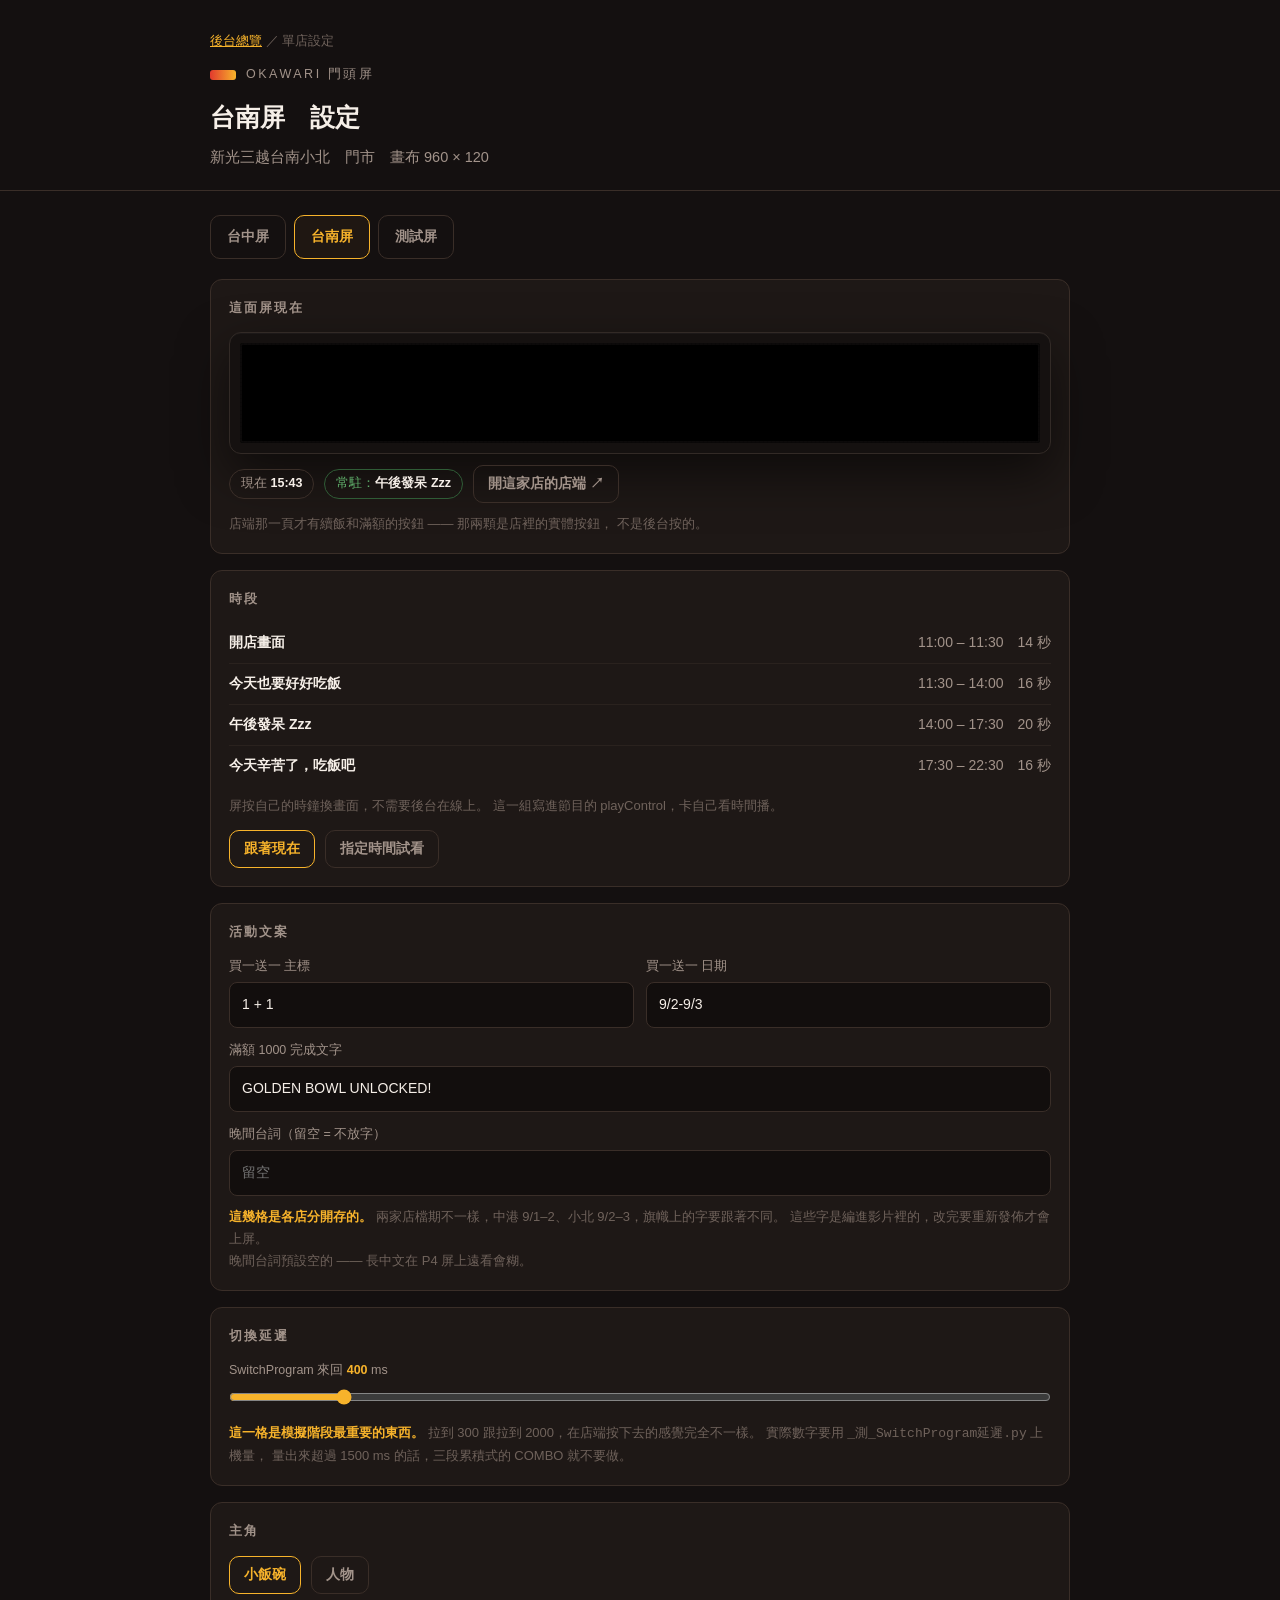
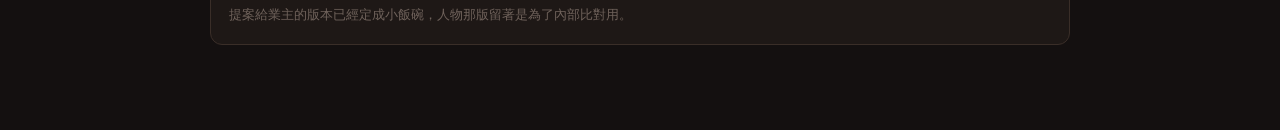
<file: docs/store.html>
<!doctype html>
<html lang="zh-Hant">
<head>
    <meta name="robots" content="noindex, nofollow">
<meta charset="utf-8">
<meta name="viewport" content="width=device-width,initial-scale=1">
<meta name="color-scheme" content="dark">
<title>OKAWARI · 單店設定</title>
<link rel="icon" href="data:image/svg+xml,<svg xmlns='http://www.w3.org/2000/svg' viewBox='0 0 32 32'><rect width='32' height='32' rx='6' fill='%23e23a2e'/><rect x='7' y='7' width='18' height='18' rx='3' fill='%23f7b32b'/></svg>">
<link rel="stylesheet" href="ui.css">
<style>
.tabs{display:flex;gap:8px;flex-wrap:wrap;margin-bottom:20px}
.tab{border:1px solid var(--line);border-radius:10px;padding:9px 16px;
  font-size:14px;font-weight:600;color:var(--dim);text-decoration:none}
.tab.on{border-color:var(--yel);color:var(--yel);background:#1f1712}
.seg{display:flex;justify-content:space-between;gap:10px;padding:8px 0;
  border-bottom:1px solid #2a221e;font-size:14px}
.seg:last-child{border-bottom:0}
.seg span{color:var(--dim);font-variant-numeric:tabular-nums}
</style>
</head>
<body>

<header><div class="wrap">
  <div class="crumb"><a href="console.html">後台總覽</a> ／ 單店設定</div>
  <div class="brand"><i></i>OKAWARI 門頭屏</div>
  <h1 id="title">—</h1>
  <p class="sub" id="sub">—</p>
</div></header>

<div class="wrap">

  <div class="tabs" id="tabs"></div>

  <div class="card">
    <h2>這面屏現在</h2>
    <div class="box"><div class="panel" id="panel">
      <video id="v" autoplay loop muted playsinline></video>
      <div class="grid"></div><div class="off">已 打 烊</div>
    </div></div>
    <div class="row" style="margin-top:11px">
      <span class="pill">現在 <b id="clock" style="color:var(--ink)">--:--</b></span>
      <span class="pill" id="segpill">—</span>
      <button class="ghost" onclick="window.open('screen.html?id='+ID,'_blank')">
        開這家店的店端 ↗</button>
    </div>
    <p class="note">
      店端那一頁才有續飯和滿額的按鈕 —— 那兩顆是店裡的實體按鈕，
      不是後台按的。
    </p>
  </div>

  <div class="card">
    <h2>時段</h2>
    <div id="segs"></div>
    <p class="note">
      屏按自己的時鐘換畫面，不需要後台在線上。
      這一組寫進節目的 playControl，卡自己看時間播。
    </p>
    <div class="row" style="margin-top:12px">
      <button class="ghost" id="m-real" onclick="setClock('real')">跟著現在</button>
      <button class="ghost" id="m-fixed" onclick="setClock('fixed')">指定時間試看</button>
    </div>
    <div id="fixedbox" style="margin-top:13px;display:none">
      <label>停在 <span class="val" id="tval">12:00</span></label>
      <input type="range" id="tm" min="600" max="1400" step="5" oninput="setTime(this.value)">
      <div class="row" style="margin-top:9px">
        <button class="ghost" onclick="jump('11:10')">開店</button>
        <button class="ghost" onclick="jump('12:30')">中午</button>
        <button class="ghost" onclick="jump('15:30')">午後</button>
        <button class="ghost" onclick="jump('19:30')">晚間</button>
        <button class="ghost" onclick="jump('23:00')">打烊</button>
      </div>
      <p class="note">只是試看，不會動到真正的排播。</p>
    </div>
  </div>

  <div class="card">
    <h2>活動文案</h2>
    <div class="f2">
      <div><label>買一送一 主標</label>
        <input type="text" id="bogoText" oninput="set('bogoText',this.value)"></div>
      <div><label>買一送一 日期</label>
        <input type="text" id="bogoDate" oninput="set('bogoDate',this.value)"></div>
    </div>
    <div style="margin-top:12px">
      <label>滿額 1000 完成文字</label>
      <input type="text" id="bonusText" oninput="set('bonusText',this.value)">
    </div>
    <div style="margin-top:12px">
      <label>晚間台詞（留空 = 不放字）</label>
      <input type="text" id="eveningText" oninput="set('eveningText',this.value)"
             placeholder="留空">
    </div>
    <p class="note">
      <b>這幾格是各店分開存的。</b>
      兩家店檔期不一樣，中港 9/1–2、小北 9/2–3，旗幟上的字要跟著不同。
      這些字是編進影片裡的，改完要重新發佈才會上屏。<br>
      晚間台詞預設空的 —— 長中文在 P4 屏上遠看會糊。
    </p>
  </div>

  <div class="card">
    <h2>切換延遲</h2>
    <label>SwitchProgram 來回 <span class="val" id="latval">400</span> ms</label>
    <input type="range" id="lat" min="0" max="3000" step="50" oninput="setLat(this.value)">
    <p class="note">
      <b>這一格是模擬階段最重要的東西。</b>
      拉到 300 跟拉到 2000，在店端按下去的感覺完全不一樣。
      實際數字要用 <code>_測_SwitchProgram延遲.py</code> 上機量，
      量出來超過 1500 ms 的話，三段累積式的 COMBO 就不要做。
    </p>
  </div>

  <div class="card">
    <h2>主角</h2>
    <div class="row">
      <button class="ghost" id="c-ricebowl" onclick="setChar('ricebowl')">小飯碗</button>
      <button class="ghost" id="c-person" onclick="setChar('person')">人物</button>
    </div>
    <p class="note">
      提案給業主的版本已經定成小飯碗，人物那版留著是為了內部比對用。
    </p>
  </div>

</div>

<script type="module">
import { SEGMENTS, STORES, storeById, loadStore, saveStore, nowMin, segmentAt,
         videoSrc, hhmm, toMin, bus, keepPlaying, CLOSE_AT } from './sim.js';

const $ = id => document.getElementById(id);
const B = bus();
const ID = new URLSearchParams(location.search).get('id') || 'tainan';
window.ID = ID;

const S = storeById(ID);
let st = loadStore(ID);
let playing = null;

$('title').textContent = S.short + '　設定';
$('sub').textContent = S.name + '　' + S.where + '　畫布 ' + S.w + ' × ' + S.h;
$('tabs').innerHTML = STORES.map(s =>
  `<a class="tab ${s.id === ID ? 'on' : ''}" href="store.html?id=${s.id}">${s.short}</a>`
).join('');
$('segs').innerHTML = SEGMENTS.map(g =>
  `<div class="seg"><b>${g.name}</b><span>${g.from} – ${g.to}　${g.secs} 秒</span></div>`
).join('');

const panel = $('panel'), v = $('v');
panel.style.aspectRatio = S.w + ' / ' + S.h;
if (S.mirrorOf) panel.classList.add('mirror');
const kick = keepPlaying();

/* 存 + 通知。店端和總覽都要立刻看到改動 —— 後台改了設定，
   店裡那面屏不用等人重新整理。 */
function push() { saveStore(ID, st); B.send('settings', ID, null); paint(); }

window.set = (k, val) => { st[k] = val; push(); };
window.setLat = val => { st.latency = +val; push(); };
window.setChar = c => { st.character = c; playing = null; push(); };
window.setClock = m => { st.clockMode = m; push(); };
window.setTime = val => { st.fixedMin = +val; push(); };
window.jump = t => { st.clockMode = 'fixed'; st.fixedMin = toMin(t); push(); };

function paint() {
  $('latval').textContent = st.latency;
  $('lat').value = st.latency;
  $('tval').textContent = hhmm(st.fixedMin);
  $('tm').value = st.fixedMin;
  $('m-real').classList.toggle('on', st.clockMode === 'real');
  $('m-fixed').classList.toggle('on', st.clockMode === 'fixed');
  $('fixedbox').style.display = st.clockMode === 'fixed' ? 'block' : 'none';
  $('c-person').classList.toggle('on', st.character === 'person');
  $('c-ricebowl').classList.toggle('on', st.character === 'ricebowl');
  for (const k of ['bogoText', 'bogoDate', 'bonusText', 'eveningText']) {
    if (document.activeElement !== $(k)) $(k).value = st[k] || '';
  }
}

function tick() {
  const min = nowMin(st);
  $('clock').textContent = hhmm(min);
  const seg = segmentAt(min);
  panel.classList.toggle('dark', !seg);
  if (!seg) {
    $('segpill').textContent = '打烊（' + CLOSE_AT + ' 關屏）';
    $('segpill').className = 'pill off';
    return;
  }
  $('segpill').innerHTML = '常駐：<b style="color:var(--ink)">' + seg.name + '</b>';
  $('segpill').className = 'pill on';
  if (playing !== seg.key) {
    playing = seg.key;
    v.src = videoSrc(seg.key, st.character);
    v.play().catch(() => {});
  }
  kick();
}

setInterval(tick, 1000);
paint(); tick();
</script>
</body>
</html>
</file>
<file: docs/ui.css>
/* 後台與店端共用的樣式。三頁長得一樣，改一個地方三頁一起變。 */
*{box-sizing:border-box;margin:0;padding:0}
:root{
  --bg:#141010; --panel:#1e1816; --line:#3a2e28; --ink:#f6efe8;
  --dim:#a2938a; --dim2:#6f625b;
  --red:#e23a2e; --org:#f07818; --yel:#f7b32b; --ok:#5fae6a;
}
body{
  background:var(--bg);color:var(--ink);padding:0 0 70px;
  font:15px/1.7 -apple-system,BlinkMacSystemFont,"Segoe UI","Noto Sans TC","PingFang TC","Microsoft JhengHei",sans-serif;
}
.wrap{max-width:900px;margin:0 auto;padding:0 20px}
a{color:var(--yel)}

header{padding:30px 0 20px;border-bottom:1px solid var(--line);margin-bottom:24px}
.brand{display:inline-flex;align-items:center;gap:10px;font-size:12.5px;
  letter-spacing:.2em;color:var(--dim);text-transform:uppercase;margin-bottom:10px}
.brand i{width:26px;height:10px;border-radius:3px;display:block;
  background:linear-gradient(90deg,var(--red),var(--yel))}
h1{font-size:25px;font-weight:800}
.sub{color:var(--dim);margin-top:7px;font-size:14.5px}
.crumb{font-size:13px;color:var(--dim2);margin-bottom:10px}

.card{background:var(--panel);border:1px solid var(--line);border-radius:12px;
  padding:18px;margin-bottom:16px}
h2{font-size:12.5px;letter-spacing:.15em;color:var(--dim);text-transform:uppercase;
  margin-bottom:13px;font-weight:600}
.row{display:flex;flex-wrap:wrap;gap:10px;align-items:center}
.f2{display:grid;grid-template-columns:repeat(auto-fit,minmax(190px,1fr));gap:12px}

button{cursor:pointer;font-family:inherit;font-weight:700;border:0;border-radius:10px;
  padding:12px 18px;font-size:15px;background:#2b2320;color:var(--ink);
  transition:transform .06s,filter .12s}
button:hover{filter:brightness(1.18)}
button:active{transform:translateY(1px)}
button.ghost{background:transparent;border:1px solid var(--line);color:var(--dim);
  font-weight:600;padding:9px 14px;font-size:14px}
button.ghost.on{border-color:var(--yel);color:var(--yel)}
button.big{padding:22px 24px;font-size:17px;flex:1;min-width:190px;line-height:1.35}
button.cust{background:linear-gradient(135deg,var(--org),var(--yel));color:#1a1008}
button.staff{background:linear-gradient(135deg,#c0392b,var(--red));color:#fff}

label{display:block;font-size:12.5px;color:var(--dim);margin-bottom:5px}
input[type=text]{width:100%;background:#120e0d;border:1px solid var(--line);
  border-radius:8px;padding:10px 12px;color:var(--ink);font:inherit;font-size:14px}
input[type=range]{width:100%;accent-color:var(--yel)}
.val{font-variant-numeric:tabular-nums;color:var(--yel);font-weight:700}
.note{color:var(--dim2);font-size:13px;margin-top:10px}
.note b{color:var(--yel)}

.pill{display:inline-block;border:1px solid var(--line);border-radius:20px;
  padding:3px 11px;font-size:12.5px;color:var(--dim);font-variant-numeric:tabular-nums}
.pill.live{border-color:#5a4420;color:var(--yel)}
.pill.on{border-color:#2f5c36;color:var(--ok)}
.pill.off{border-color:#4a2a26;color:#b4574d}

/* 屏體。外面那圈是箱體不是畫面 —— 直接貼一支影片在白底上看不出感覺。 */
.box{background:#151110;border:1px solid #322a26;border-radius:12px;padding:10px;
  box-shadow:0 20px 50px #0008, inset 0 1px 0 #ffffff08}
.panel{position:relative;background:#000;border-radius:3px;overflow:hidden;
  box-shadow:inset 0 0 0 2px #0d0b0a}
.panel video{display:block;width:100%;height:auto;image-rendering:pixelated;
  transition:opacity .12s}
.panel.switching video{opacity:.14}
/* LED 點陣。P4 的燈珠之間有黑格，加這層才像實體屏不像電視。 */
.panel .grid{position:absolute;inset:0;pointer-events:none;opacity:.4;
  background-image:
    repeating-linear-gradient(to right,#0000 0 3px,#0006 3px 4px),
    repeating-linear-gradient(to bottom,#0000 0 3px,#0006 3px 4px)}
.panel .off{position:absolute;inset:0;background:#000;display:none;
  align-items:center;justify-content:center;color:#3a322c;font-size:12px;
  letter-spacing:.25em}
.panel.dark .off{display:flex}
/* 測試屏是台南那面屏縮小之後取中間那段，不是獨立設計。 */
.panel.mirror{overflow:hidden}
.panel.mirror video{width:200%;margin-left:-50%}

.combo{display:flex;gap:7px;margin-top:12px}
.dot{flex:1;height:7px;border-radius:4px;background:#2b2320}
.dot.on{background:linear-gradient(90deg,var(--org),var(--yel))}

.log{font:12.5px/1.7 ui-monospace,SFMono-Regular,Menlo,Consolas,monospace;
  color:var(--dim);max-height:180px;overflow:auto;background:#120e0d;
  border:1px solid var(--line);border-radius:8px;padding:11px}
.log b{color:var(--yel);font-weight:600}

.stores{display:grid;grid-template-columns:repeat(auto-fit,minmax(260px,1fr));gap:16px}
.store{background:var(--panel);border:1px solid var(--line);border-radius:12px;
  padding:16px;display:flex;flex-direction:column;gap:11px}
.store h3{font-size:17px;font-weight:700}
.store .meta{display:flex;flex-wrap:wrap;gap:6px}
.warn{border-color:#5a3420;background:#1f1512}
.warn h2{color:var(--org)}
</file>
